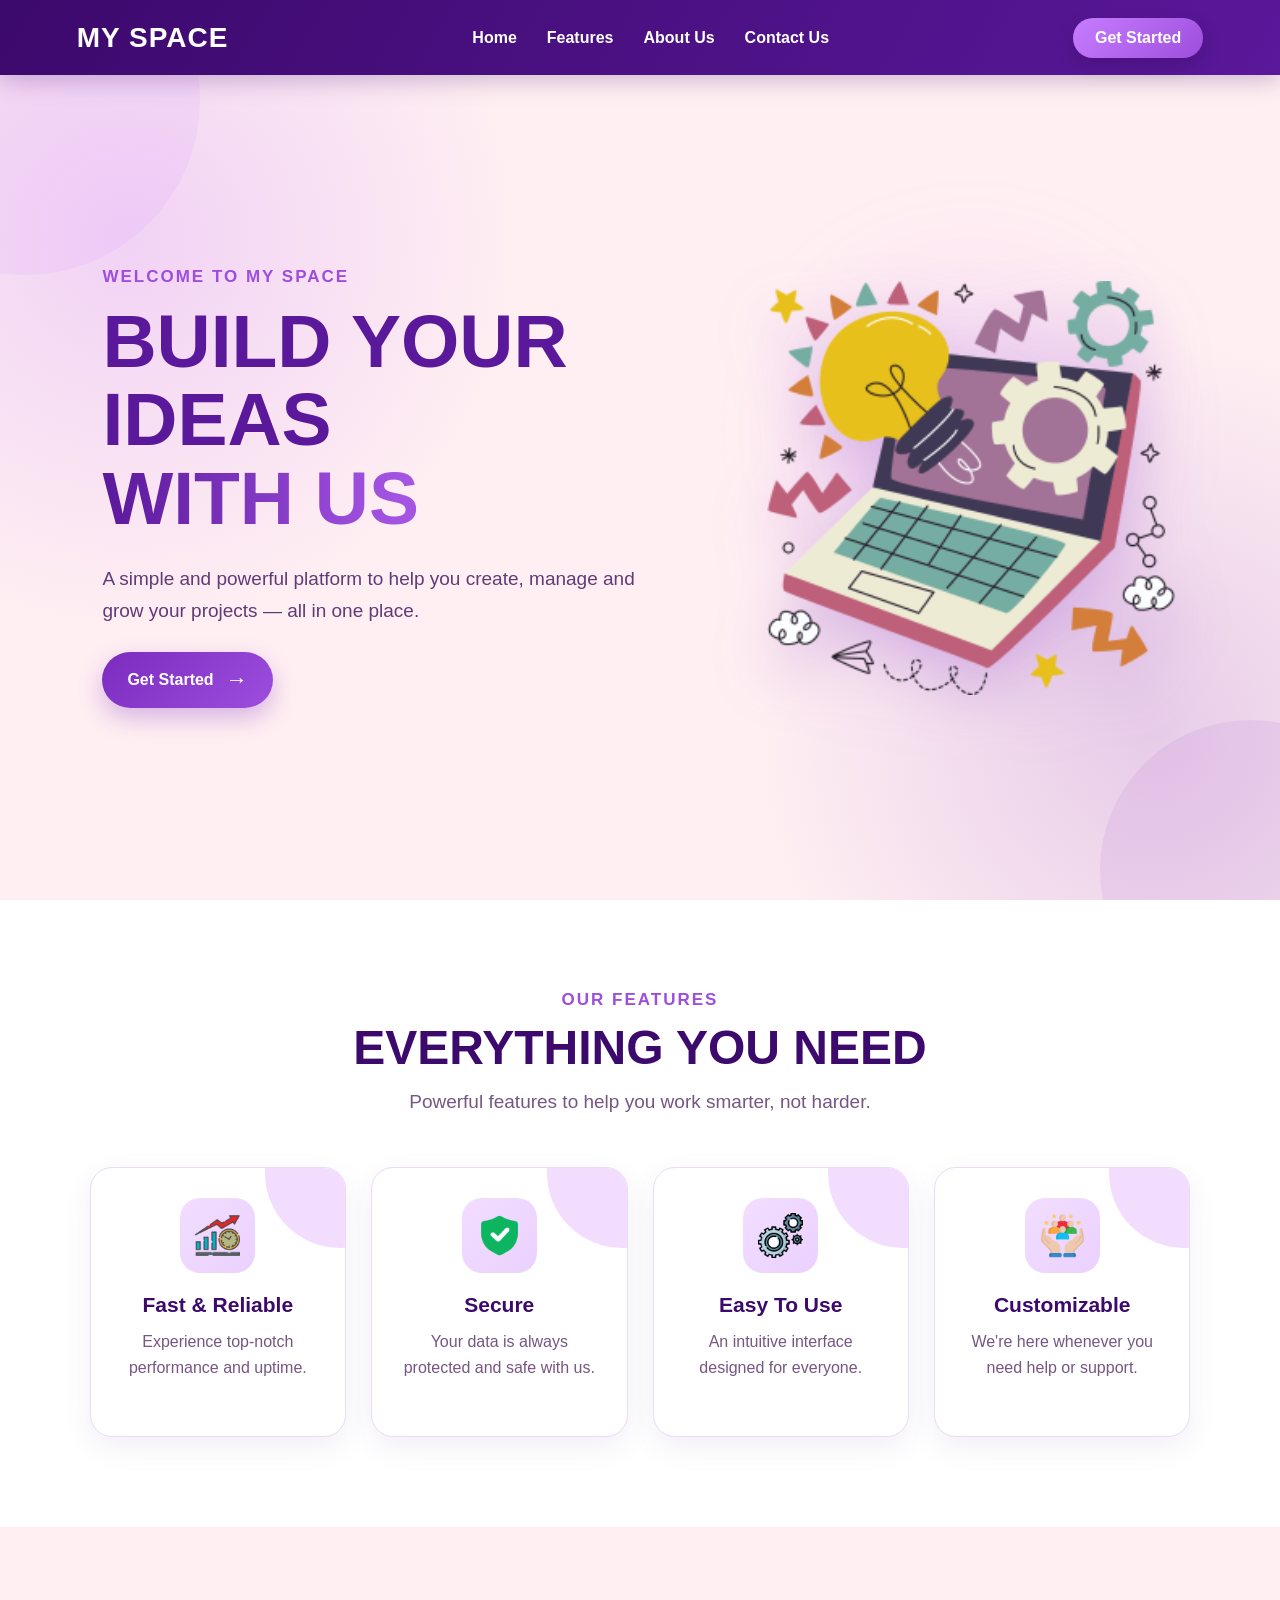
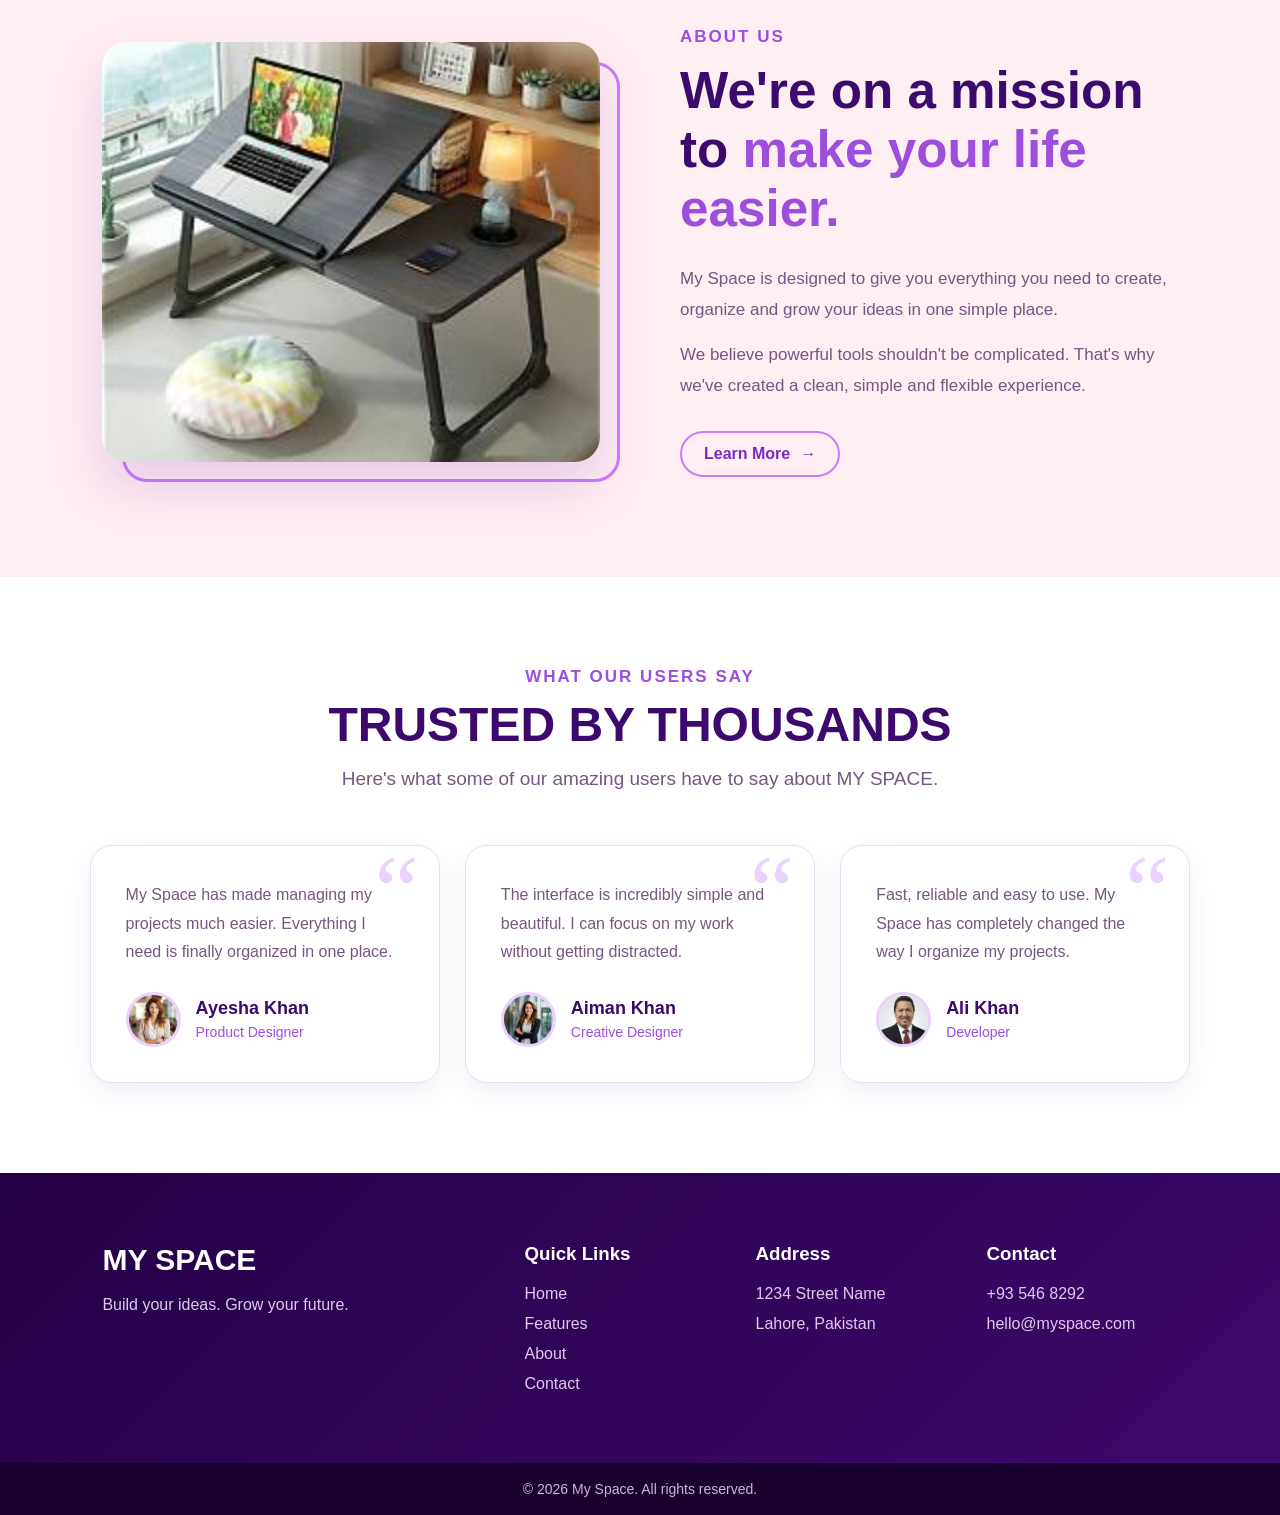
<file: WebDev-L1-LandingPage/index.html>
<!DOCTYPE html>
<html lang="en">

<head>
    <meta charset="UTF-8">
    <meta name="viewport" content="width=device-width, initial-scale=1.0">

    <title>My Space</title>

    <link rel="stylesheet" href="style.css">
</head>

<body>

    <!-- ================= NAVBAR ================= -->

    <nav class="navigation">

        <div class="logo">
            <a href="#home">MY SPACE</a>
        </div>

        <ul class="nav-links">

            <li>
                <a href="#home">Home</a>
            </li>

            <li>
                <a href="#features">Features</a>
            </li>

            <li>
                <a href="#about">About Us</a>
            </li>

            <li>
                <a href="#contact">Contact Us</a>
            </li>

        </ul>

        <a href="#contact" class="nav-button">
            Get Started
        </a>

    </nav>


    <!-- ================= HERO ================= -->

    <section class="hero" id="home">

        <div class="hero-content">

            <span class="small-title">
                WELCOME TO MY SPACE
            </span>

            <h1>
                BUILD YOUR IDEAS
                <br>
                <span>WITH US</span>
            </h1>

            <p>
                A simple and powerful platform to help you
                create, manage and grow your projects —
                all in one place.
            </p>

            <a href="#contact" class="primary-button">
                Get Started
                <span>→</span>
            </a>

        </div>


        <div class="hero-image">

            <div class="image-glow"></div>

            <img
                src="images/img1.png"
                alt="My Space"
            >

        </div>

    </section>


    <!-- ================= FEATURES ================= -->

    <section class="features" id="features">

        <div class="section-heading">

            <span class="small-title">
                OUR FEATURES
            </span>

            <h2>
                EVERYTHING YOU NEED
            </h2>

            <p>
                Powerful features to help you work smarter,
                not harder.
            </p>

        </div>


        <div class="feature-grid">


            <div class="feature-card">

                <div class="icon-box">
                    <img src="images/img2.png" alt="">
                </div>

                <h3>
                    Fast & Reliable
                </h3>

                <p>
                    Experience top-notch performance
                    and uptime.
                </p>

                <span class="card-arrow">→</span>

            </div>


            <div class="feature-card">

                <div class="icon-box">
                    <img src="images/img3.png" alt="">
                </div>

                <h3>
                    Secure
                </h3>

                <p>
                    Your data is always protected
                    and safe with us.
                </p>

                <span class="card-arrow">→</span>

            </div>


            <div class="feature-card">

                <div class="icon-box">
                    <img src="images/img4.png" alt="">
                </div>

                <h3>
                    Easy To Use
                </h3>

                <p>
                    An intuitive interface designed
                    for everyone.
                </p>

                <span class="card-arrow">→</span>

            </div>


            <div class="feature-card">

                <div class="icon-box">
                    <img src="images/img5.png" alt="">
                </div>

                <h3>
                    Customizable
                </h3>

                <p>
                    We're here whenever you need
                    help or support.
                </p>

                <span class="card-arrow">→</span>

            </div>

        </div>

    </section>


    <!-- ================= ABOUT ================= -->

    <section class="about" id="about">

        <div class="about-image">

            <div class="about-image-frame"></div>

            <img
                src="images/img7.jfif"
                alt="About My Space"
            >

        </div>


        <div class="about-content">

            <span class="small-title">
                ABOUT US
            </span>

            <h2>
                We're on a mission to
                <span>make your life easier.</span>
            </h2>

            <p>
                My Space is designed to give you everything
                you need to create, organize and grow your
                ideas in one simple place.
            </p>

            <p>
                We believe powerful tools shouldn't be
                complicated. That's why we've created a
                clean, simple and flexible experience.
            </p>

            <a href="#contact" class="outline-button">
                Learn More
                <span>→</span>
            </a>

        </div>

    </section>


    <!-- ================= TESTIMONIALS ================= -->

    <section class="testimonials">

        <div class="section-heading">

            <span class="small-title">
                WHAT OUR USERS SAY
            </span>

            <h2>
                TRUSTED BY THOUSANDS
            </h2>

            <p>
                Here's what some of our amazing users
                have to say about MY SPACE.
            </p>

        </div>


        <div class="testimonial-grid">


            <div class="testimonial-card">

                <div class="quote">
                    “
                </div>

                <p>
                    My Space has made managing my projects
                    much easier. Everything I need is finally
                    organized in one place.
                </p>

                <div class="user">

                    <img
                        src="images/img8.jfif"
                        alt="Ayesha Khan"
                    >

                    <div>
                        <h4>Ayesha Khan</h4>
                        <span>Product Designer</span>
                    </div>

                </div>

            </div>


            <div class="testimonial-card">

                <div class="quote">
                    “
                </div>

                <p>
                    The interface is incredibly simple and
                    beautiful. I can focus on my work without
                    getting distracted.
                </p>

                <div class="user">

                    <img
                        src="images/img9.jfif"
                        alt="Aiman Khan"
                    >

                    <div>
                        <h4>Aiman Khan</h4>
                        <span>Creative Designer</span>
                    </div>

                </div>

            </div>


            <div class="testimonial-card">

                <div class="quote">
                    “
                </div>

                <p>
                    Fast, reliable and easy to use. My Space
                    has completely changed the way I organize
                    my projects.
                </p>

                <div class="user">

                    <img
                        src="images/img10.jfif"
                        alt="Ali Khan"
                    >

                    <div>
                        <h4>Ali Khan</h4>
                        <span>Developer</span>
                    </div>

                </div>

            </div>

        </div>

    </section>


    <!-- ================= FOOTER ================= -->

    <footer id="contact">

        <div class="footer-brand">

            <h2>
                MY SPACE
            </h2>

            <p>
                Build your ideas.
                Grow your future.
            </p>

        </div>


        <div class="footer-column">

            <h3>Quick Links</h3>

            <a href="#home">Home</a>
            <a href="#features">Features</a>
            <a href="#about">About</a>
            <a href="#contact">Contact</a>

        </div>


        <div class="footer-column">

            <h3>Address</h3>

            <p>
                1234 Street Name
            </p>

            <p>
                Lahore, Pakistan
            </p>

        </div>


        <div class="footer-column">

            <h3>Contact</h3>

            <p>
                +93 546 8292
            </p>

            <p>
                hello@myspace.com
            </p>

        </div>

    </footer>


    <div class="copyright">

        © 2026 My Space. All rights reserved.

    </div>


</body>

</html>
</file>
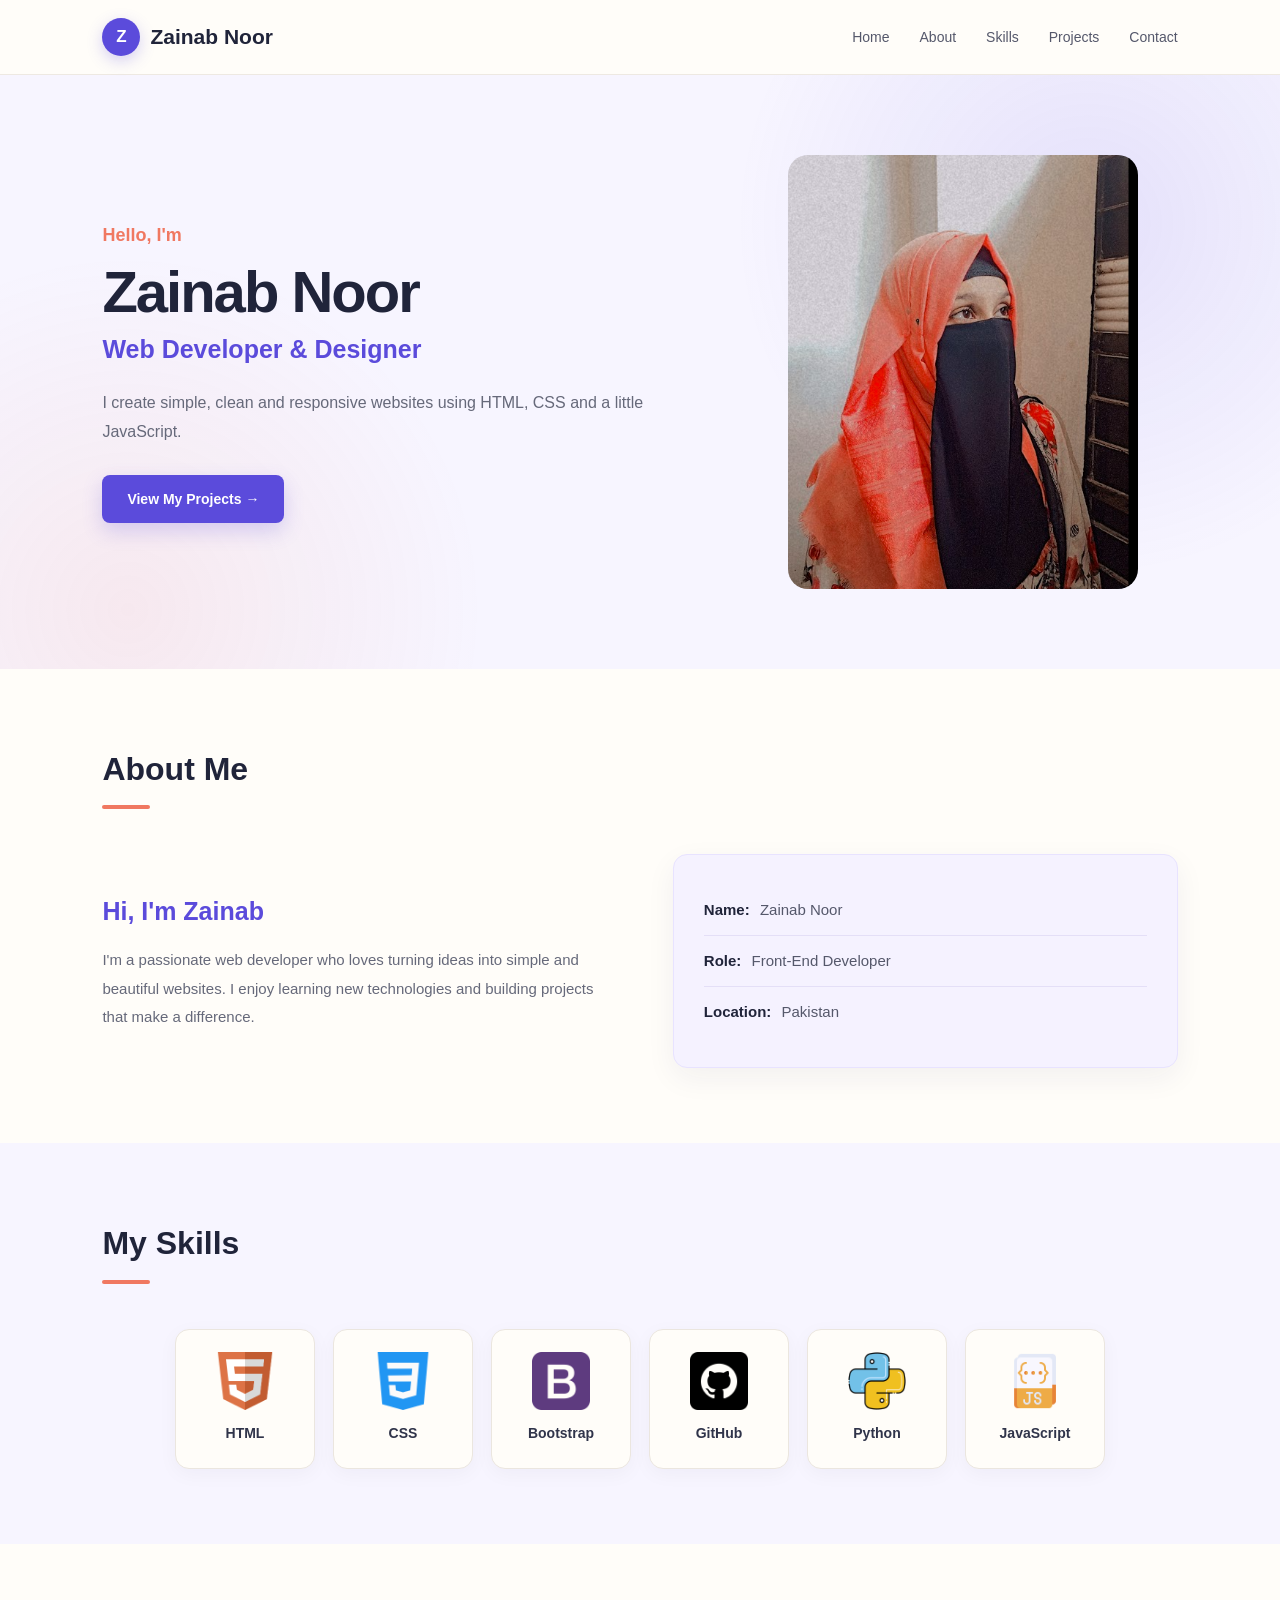
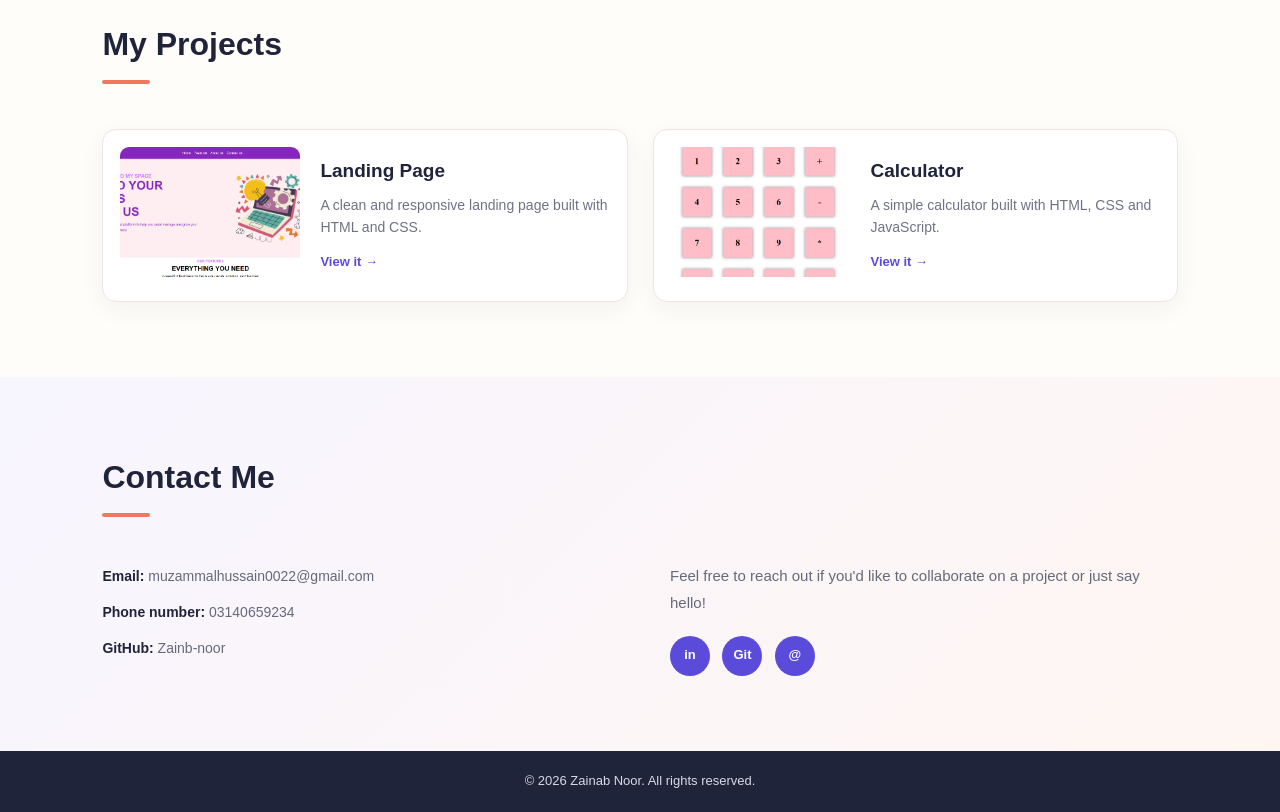
<file: WebDev-L1-PersonalPortfolio/index.html>
<!DOCTYPE html>
<html lang="en">

<head>
    <meta charset="UTF-8">
    <meta name="viewport" content="width=device-width, initial-scale=1.0">

    <title>Zainab Noor - Portfolio</title>

    <link rel="stylesheet" href="./style.css">
</head>

<body>

    <!-- =========================
         NAVBAR
    ========================== -->

    <nav>

        <div class="logo">
            <span>Z</span>
            Zainab Noor
        </div>

        <ul class="nav-list">
            <li><a href="#home">Home</a></li>
            <li><a href="#about">About</a></li>
            <li><a href="#skills">Skills</a></li>
            <li><a href="#projects">Projects</a></li>
            <li><a href="#contact">Contact</a></li>
        </ul>

    </nav>


    <!-- =========================
         HOME
    ========================== -->

    <section class="home" id="home">

        <div class="home-text">

            <h4>Hello, I'm</h4>

            <h1>Zainab Noor</h1>

            <h2>Web Developer &amp; Designer</h2>

            <p>
                I create simple, clean and responsive websites
                using HTML, CSS and a little JavaScript.
            </p>

            <a href="#projects" class="btn">
                View My Projects &rarr;
            </a>

        </div>


        <!-- YOUR IMAGE -->

        <div class="home-image">

            <img src="images/znb.png" alt="Zainab Noor">

        </div>

    </section>


    <!-- =========================
         ABOUT
    ========================== -->

    <section id="about">

        <h2 class="title">About Me</h2>

        <div class="about-box">


            <div class="about-text">

                <h3>Hi, I'm Zainab</h3>

                <p>
                    I'm a passionate web developer who loves turning
                    ideas into simple and beautiful websites. I enjoy
                    learning new technologies and building projects
                    that make a difference.
                </p>

            </div>


            <div class="about-info">

                <div class="info">

                    <p>
                        <strong>Name:</strong>
                        Zainab Noor
                    </p>

                </div>


                <div class="info">

                    <p>
                        <strong>Role:</strong>
                        Front-End Developer
                    </p>

                </div>


                <div class="info">

                    <p>
                        <strong>Location:</strong>
                        Pakistan
                    </p>

                </div>

            </div>

        </div>

    </section>


    <!-- =========================
         SKILLS
    ========================== -->

    <section class="skills-section" id="skills">

        <h2 class="title">My Skills</h2>

        <div class="skills">


            <!-- HTML -->

            <div class="skill">

                <img src="images/t4.png" alt="HTML">

                <p>HTML</p>

            </div>


            <!-- CSS -->

            <div class="skill">

                <img src="images/t6.png" alt="CSS">

                <p>CSS</p>

            </div>


            <!-- BOOTSTRAP -->

            <div class="skill">

                <img src="images/t7.png" alt="Bootstrap">

                <p>Bootstrap</p>

            </div>


            <!-- GITHUB -->

            <div class="skill">

                <img src="images/t8.png" alt="GitHub">

                <p>GitHub</p>

            </div>


            <!-- PYTHON -->

            <div class="skill">

                <img src="images/t9.png" alt="Python">

                <p>Python</p>

            </div>


            <!-- JAVASCRIPT -->

            <div class="skill">

                <img src="images/t10.png" alt="JavaScript">

                <p>JavaScript</p>

            </div>

        </div>

    </section>


    <!-- =========================
         PROJECTS
    ========================== -->

    <section id="projects">

        <h2 class="title">My Projects</h2>

        <div class="project-list">


            <!-- PROJECT 1 -->

            <div class="project">

                <a href="https://Zainb-noor.github.io/OIBSIP/WebDev-L1-LandingPage/">

                    <img
                        src="images/landing.png"
                        alt="Landing Page Project"
                    >

                </a>


                <div>

                    <h3>Landing Page</h3>

                    <p>
                        A clean and responsive landing page
                        built with HTML and CSS.
                    </p>

                    <a href="https://Zainb-noor.github.io/OIBSIP/WebDev-L1-LandingPage/">
                        View it &rarr;
                    </a>

                </div>

            </div>


            <!-- PROJECT 2 -->

            <div class="project">

                <a href="images/calculator.html">

                    <img
                        src="images/calucator.png"
                        alt="Calculator Project"
                    >

                </a>


                <div>

                    <h3>Calculator</h3>

                    <p>
                        A simple calculator built with
                        HTML, CSS and JavaScript.
                    </p>

                    <a href="images/calculator.html">
                        View it &rarr;
                    </a>

                </div>

            </div>

        </div>

    </section>


    <!-- =========================
         CONTACT
    ========================== -->

    <section class="contact-section" id="contact">

        <h2 class="title">Contact Me</h2>

        <div class="contact-box">


            <!-- CONTACT INFORMATION -->

            <div class="contact-info">

                <p>

                    <strong>Email:</strong>

                    muzammalhussain0022@gmail.com

                </p>


                <p>

                    <strong>Phone number:</strong>

                    03140659234

                </p>
               <p>

                    <strong>GitHub:</strong>

                    Zainb-noor

                </p>

            </div>


            <!-- CONTACT MESSAGE -->

            <div class="contact-text">

                <p>
                    Feel free to reach out if you'd like to
                    collaborate on a project or just say hello!
                </p>


                <div class="social">

                    <a href="https://www.linkedin.com/in/Zainab Noor" aria-label="LinkedIn">
                        in
                    </a>

                    <a href="https://github.com/Zainb-noor" aria-label="GitHub" target="_blank">
                        Git
                    </a>

                    <a href="mailto:muzammalhussain@gmail.com" aria-label="Email">
                        @
                    </a>

                </div>

            </div>

        </div>

    </section>


    <!-- =========================
            FOOTER
    ========================== -->

    <footer>

        &copy; 2026 Zainab Noor. All rights reserved.

    </footer>


</body>

</html>
</file>
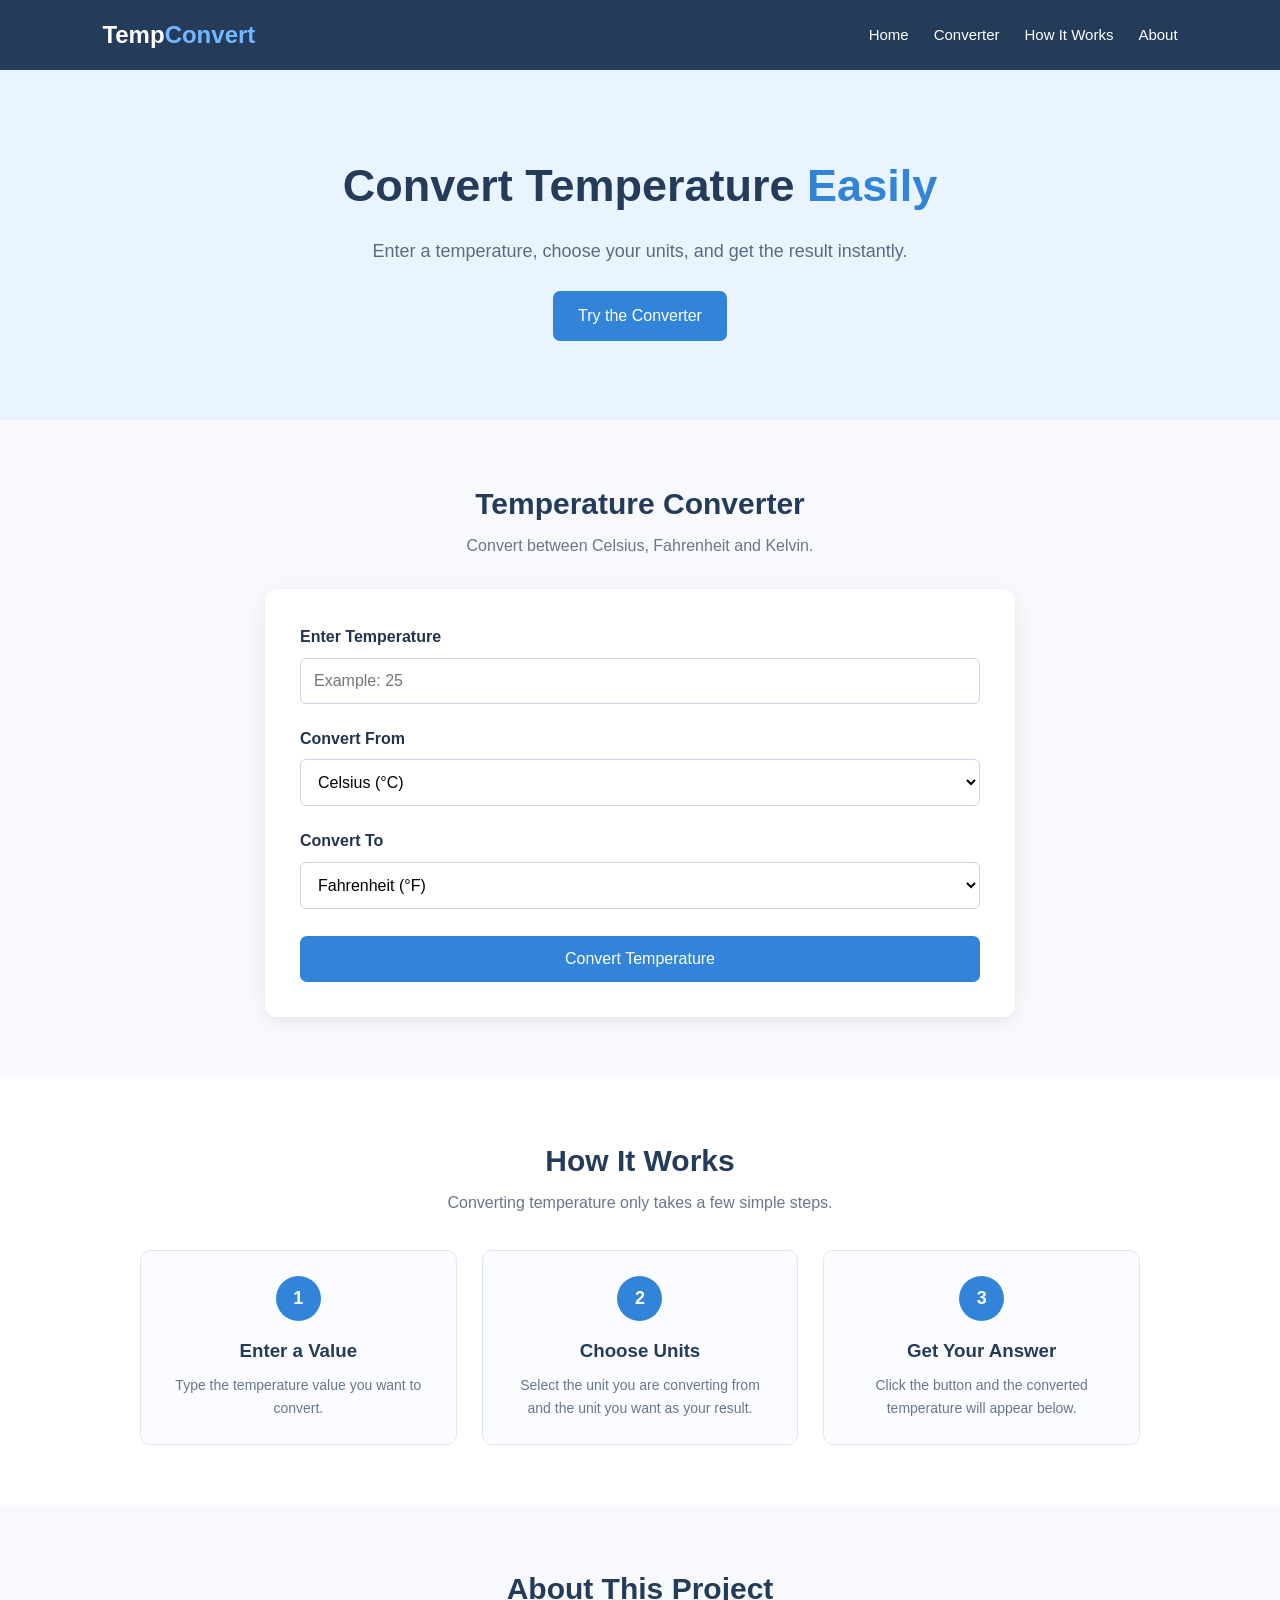
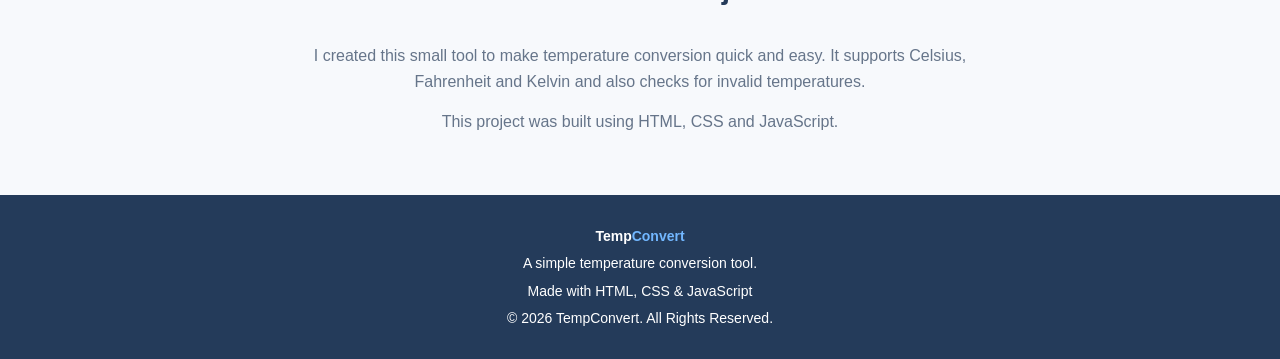
<file: WebDev-L1-TemperatureConverter/index.html>
<!DOCTYPE html>
<html lang="en">

<head>

    <meta charset="UTF-8">

    <meta name="viewport" content="width=device-width, initial-scale=1.0">

    <title>Temperature Converter</title>

    <!-- External CSS -->
    <link rel="stylesheet" href="style.css">

</head>

<body>


    <!-- NAVIGATION -->

    <nav>

        <div class="logo">
            Temp<span>Convert</span>
        </div>

        <ul>

            <li>
                <a href="#home">Home</a>
            </li>

            <li>
                <a href="#converter">Converter</a>
            </li>

            <li>
                <a href="#how">How It Works</a>
            </li>

            <li>
                <a href="#about">About</a>
            </li>

        </ul>

    </nav>


    <!-- HERO SECTION -->

    <section class="hero" id="home">

        <div class="hero-content">

            <h1>
                Convert Temperature <span>Easily</span>
            </h1>

            <p>
                Enter a temperature, choose your units,
                and get the result instantly.
            </p>

            <a href="#converter" class="hero-button">
                Try the Converter
            </a>

        </div>

    </section>


    <!-- CONVERTER SECTION -->

    <section class="converter-section" id="converter">

        <div class="section-title">

            <h2>Temperature Converter</h2>

            <p>
                Convert between Celsius, Fahrenheit and Kelvin.
            </p>

        </div>


        <div class="converter-box">


            <!-- TEMPERATURE INPUT -->

            <div class="form-group">

                <label for="temperature">
                    Enter Temperature
                </label>

                <input
                    type="number"
                    id="temperature"
                    placeholder="Example: 25"
                    step="any"
                >

            </div>


            <!-- FROM UNIT -->

            <div class="form-group">

                <label for="fromUnit">
                    Convert From
                </label>

                <select id="fromUnit">

                    <option value="celsius">
                        Celsius (°C)
                    </option>

                    <option value="fahrenheit">
                        Fahrenheit (°F)
                    </option>

                    <option value="kelvin">
                        Kelvin (K)
                    </option>

                </select>

            </div>


            <!-- TO UNIT -->

            <div class="form-group">

                <label for="toUnit">
                    Convert To
                </label>

                <select id="toUnit">

                    <option value="fahrenheit">
                        Fahrenheit (°F)
                    </option>

                    <option value="celsius">
                        Celsius (°C)
                    </option>

                    <option value="kelvin">
                        Kelvin (K)
                    </option>

                </select>

            </div>


            <!-- ERROR MESSAGE -->

            <div
                class="error-message"
                id="error">
            </div>


            <!-- CONVERT BUTTON -->

            <button
                class="convert-button"
                id="convertButton"
                type="button">

                Convert Temperature

            </button>


            <!-- RESULT -->

            <div
                class="result-box"
                id="resultBox">

                <h3>
                    Your Result
                </h3>

                <div id="result">
                    --
                </div>

            </div>

        </div>

    </section>


    <!-- HOW IT WORKS -->

    <section
        class="how-section"
        id="how">

        <div class="section-title">

            <h2>
                How It Works
            </h2>

            <p>
                Converting temperature only takes
                a few simple steps.
            </p>

        </div>


        <div class="steps">


            <!-- STEP 1 -->

            <div class="step">

                <div class="step-number">
                    1
                </div>

                <h3>
                    Enter a Value
                </h3>

                <p>
                    Type the temperature value
                    you want to convert.
                </p>

            </div>


            <!-- STEP 2 -->

            <div class="step">

                <div class="step-number">
                    2
                </div>

                <h3>
                    Choose Units
                </h3>

                <p>
                    Select the unit you are converting
                    from and the unit you want as your result.
                </p>

            </div>


            <!-- STEP 3 -->

            <div class="step">

                <div class="step-number">
                    3
                </div>

                <h3>
                    Get Your Answer
                </h3>

                <p>
                    Click the button and the converted
                    temperature will appear below.
                </p>

            </div>

        </div>

    </section>


    <!-- ABOUT SECTION -->

    <section
        class="about"
        id="about">

        <div class="about-content">

            <div class="section-title">

                <h2>
                    About This Project
                </h2>

            </div>

            <p>
                I created this small tool to make
                temperature conversion quick and easy.
                It supports Celsius, Fahrenheit and Kelvin
                and also checks for invalid temperatures.
            </p>

            <p>
                This project was built using HTML,
                CSS and JavaScript.
            </p>

        </div>

    </section>


    <!-- FOOTER -->

    <footer>

        <p>
            <strong>
                Temp<span>Convert</span>
            </strong>
        </p>

        <p>
            A simple temperature conversion tool.
        </p>

        <p>
            Made with HTML, CSS & JavaScript
        </p>

        <p>
            © 2026 TempConvert. All Rights Reserved.
        </p>

    </footer>


    <!-- External JavaScript -->
    <script src="script.js"></script>

</body>

</html>
</file>
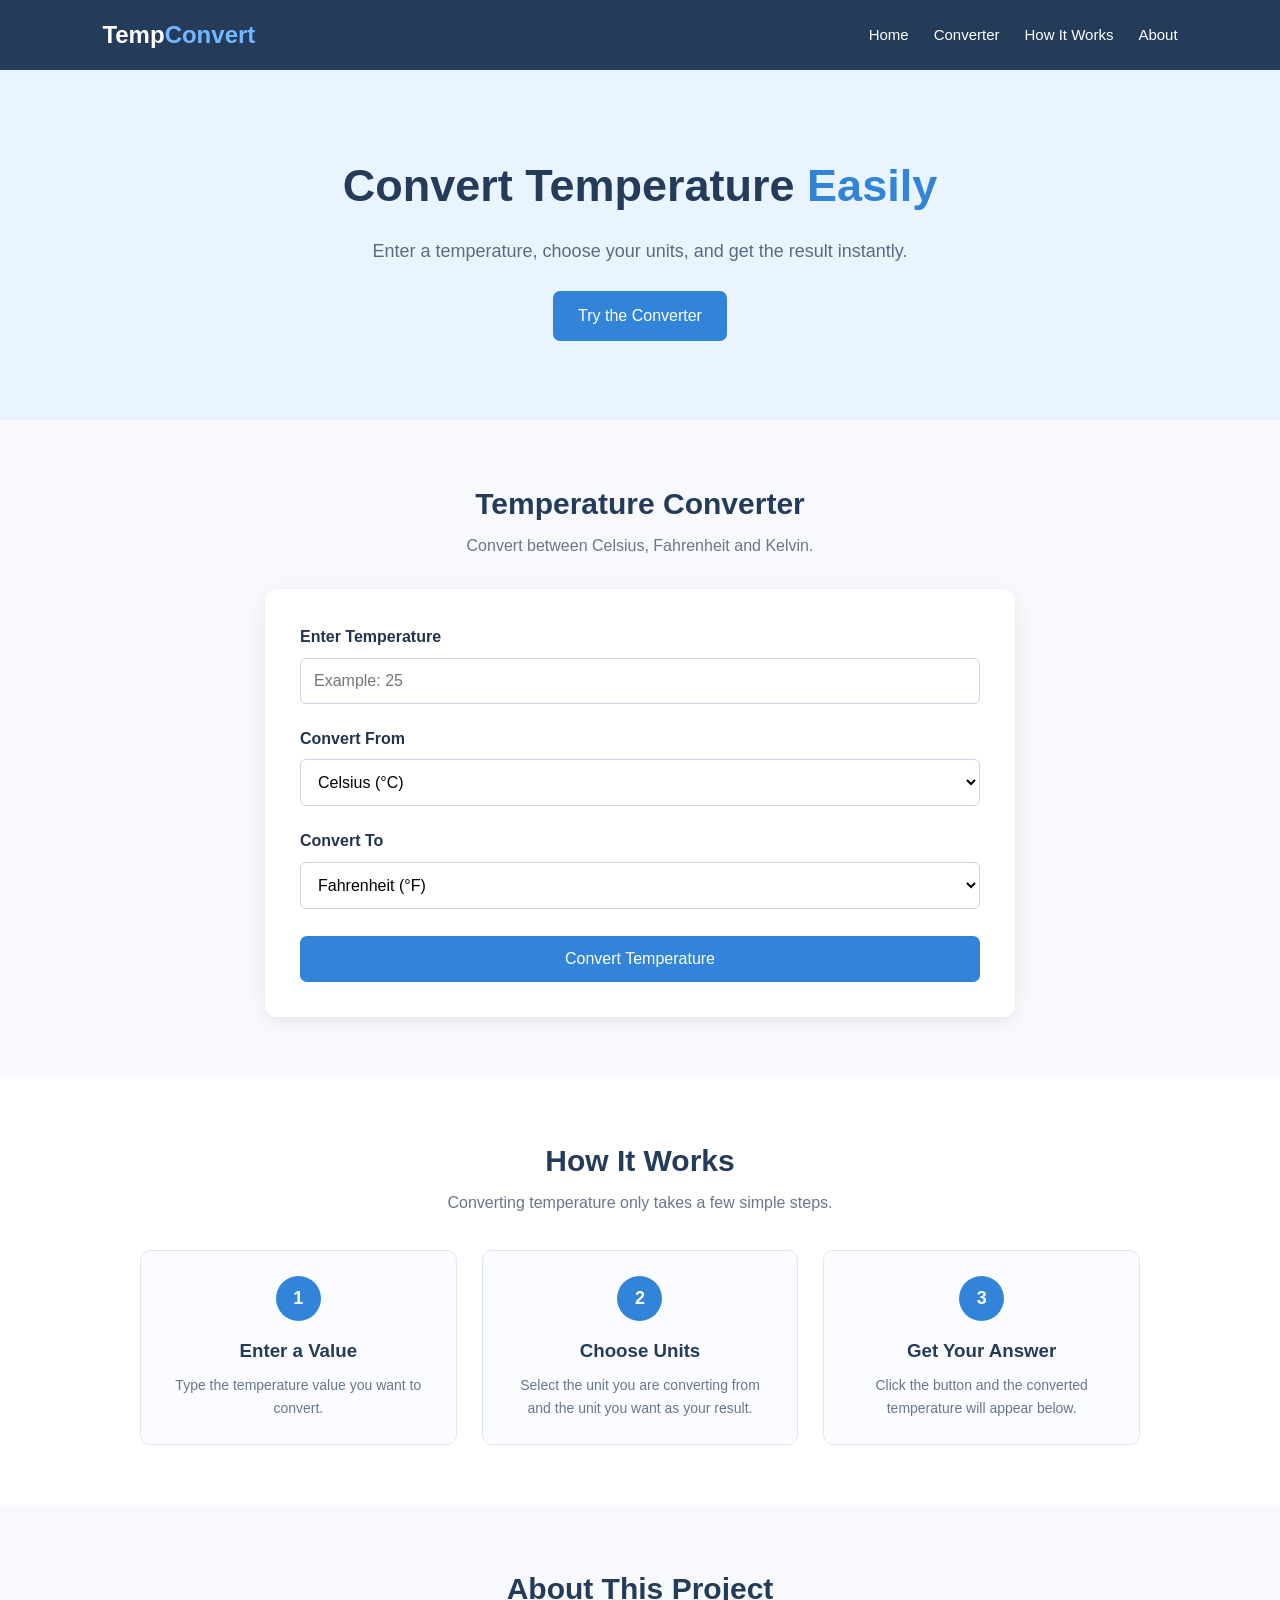
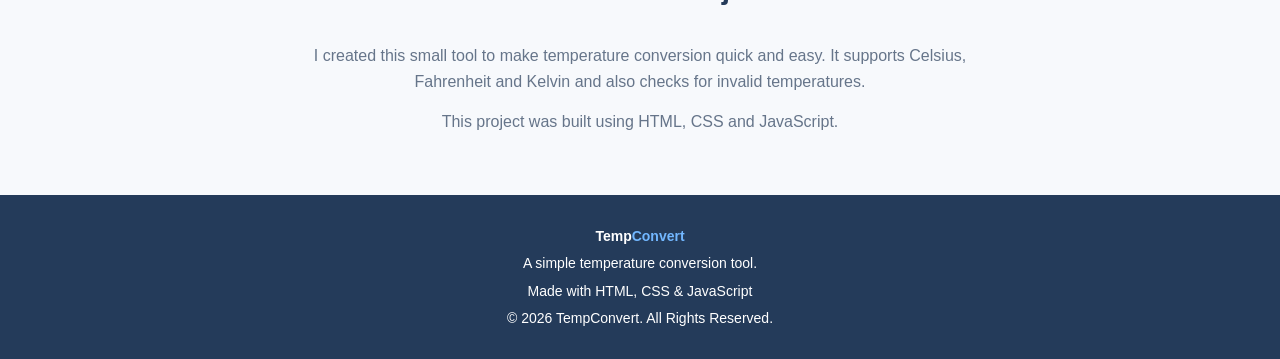
<file: WebDev-L1-TemperatureConverter/task3.html>
<!DOCTYPE html>
<html lang="en">

<head>

    <meta charset="UTF-8">

    <meta name="viewport" content="width=device-width, initial-scale=1.0">

    <title>Temperature Converter</title>

    <!-- External CSS -->
    <link rel="stylesheet" href="task3.css">

</head>

<body>


    <!-- NAVIGATION -->

    <nav>

        <div class="logo">
            Temp<span>Convert</span>
        </div>

        <ul>

            <li>
                <a href="#home">Home</a>
            </li>

            <li>
                <a href="#converter">Converter</a>
            </li>

            <li>
                <a href="#how">How It Works</a>
            </li>

            <li>
                <a href="#about">About</a>
            </li>

        </ul>

    </nav>


    <!-- HERO SECTION -->

    <section class="hero" id="home">

        <div class="hero-content">

            <h1>
                Convert Temperature <span>Easily</span>
            </h1>

            <p>
                Enter a temperature, choose your units,
                and get the result instantly.
            </p>

            <a href="#converter" class="hero-button">
                Try the Converter
            </a>

        </div>

    </section>


    <!-- CONVERTER SECTION -->

    <section class="converter-section" id="converter">

        <div class="section-title">

            <h2>Temperature Converter</h2>

            <p>
                Convert between Celsius, Fahrenheit and Kelvin.
            </p>

        </div>


        <div class="converter-box">


            <!-- TEMPERATURE INPUT -->

            <div class="form-group">

                <label for="temperature">
                    Enter Temperature
                </label>

                <input
                    type="number"
                    id="temperature"
                    placeholder="Example: 25"
                    step="any"
                >

            </div>


            <!-- FROM UNIT -->

            <div class="form-group">

                <label for="fromUnit">
                    Convert From
                </label>

                <select id="fromUnit">

                    <option value="celsius">
                        Celsius (°C)
                    </option>

                    <option value="fahrenheit">
                        Fahrenheit (°F)
                    </option>

                    <option value="kelvin">
                        Kelvin (K)
                    </option>

                </select>

            </div>


            <!-- TO UNIT -->

            <div class="form-group">

                <label for="toUnit">
                    Convert To
                </label>

                <select id="toUnit">

                    <option value="fahrenheit">
                        Fahrenheit (°F)
                    </option>

                    <option value="celsius">
                        Celsius (°C)
                    </option>

                    <option value="kelvin">
                        Kelvin (K)
                    </option>

                </select>

            </div>


            <!-- ERROR MESSAGE -->

            <div
                class="error-message"
                id="error">
            </div>


            <!-- CONVERT BUTTON -->

            <button
                class="convert-button"
                id="convertButton"
                type="button">

                Convert Temperature

            </button>


            <!-- RESULT -->

            <div
                class="result-box"
                id="resultBox">

                <h3>
                    Your Result
                </h3>

                <div id="result">
                    --
                </div>

            </div>

        </div>

    </section>


    <!-- HOW IT WORKS -->

    <section
        class="how-section"
        id="how">

        <div class="section-title">

            <h2>
                How It Works
            </h2>

            <p>
                Converting temperature only takes
                a few simple steps.
            </p>

        </div>


        <div class="steps">


            <!-- STEP 1 -->

            <div class="step">

                <div class="step-number">
                    1
                </div>

                <h3>
                    Enter a Value
                </h3>

                <p>
                    Type the temperature value
                    you want to convert.
                </p>

            </div>


            <!-- STEP 2 -->

            <div class="step">

                <div class="step-number">
                    2
                </div>

                <h3>
                    Choose Units
                </h3>

                <p>
                    Select the unit you are converting
                    from and the unit you want as your result.
                </p>

            </div>


            <!-- STEP 3 -->

            <div class="step">

                <div class="step-number">
                    3
                </div>

                <h3>
                    Get Your Answer
                </h3>

                <p>
                    Click the button and the converted
                    temperature will appear below.
                </p>

            </div>

        </div>

    </section>


    <!-- ABOUT SECTION -->

    <section
        class="about"
        id="about">

        <div class="about-content">

            <div class="section-title">

                <h2>
                    About This Project
                </h2>

            </div>

            <p>
                I created this small tool to make
                temperature conversion quick and easy.
                It supports Celsius, Fahrenheit and Kelvin
                and also checks for invalid temperatures.
            </p>

            <p>
                This project was built using HTML,
                CSS and JavaScript.
            </p>

        </div>

    </section>


    <!-- FOOTER -->

    <footer>

        <p>
            <strong>
                Temp<span>Convert</span>
            </strong>
        </p>

        <p>
            A simple temperature conversion tool.
        </p>

        <p>
            Made with HTML, CSS & JavaScript
        </p>

        <p>
            © 2026 TempConvert. All Rights Reserved.
        </p>

    </footer>


    <!-- External JavaScript -->
    <script src="task3.js"></script>

</body>

</html>
</file>
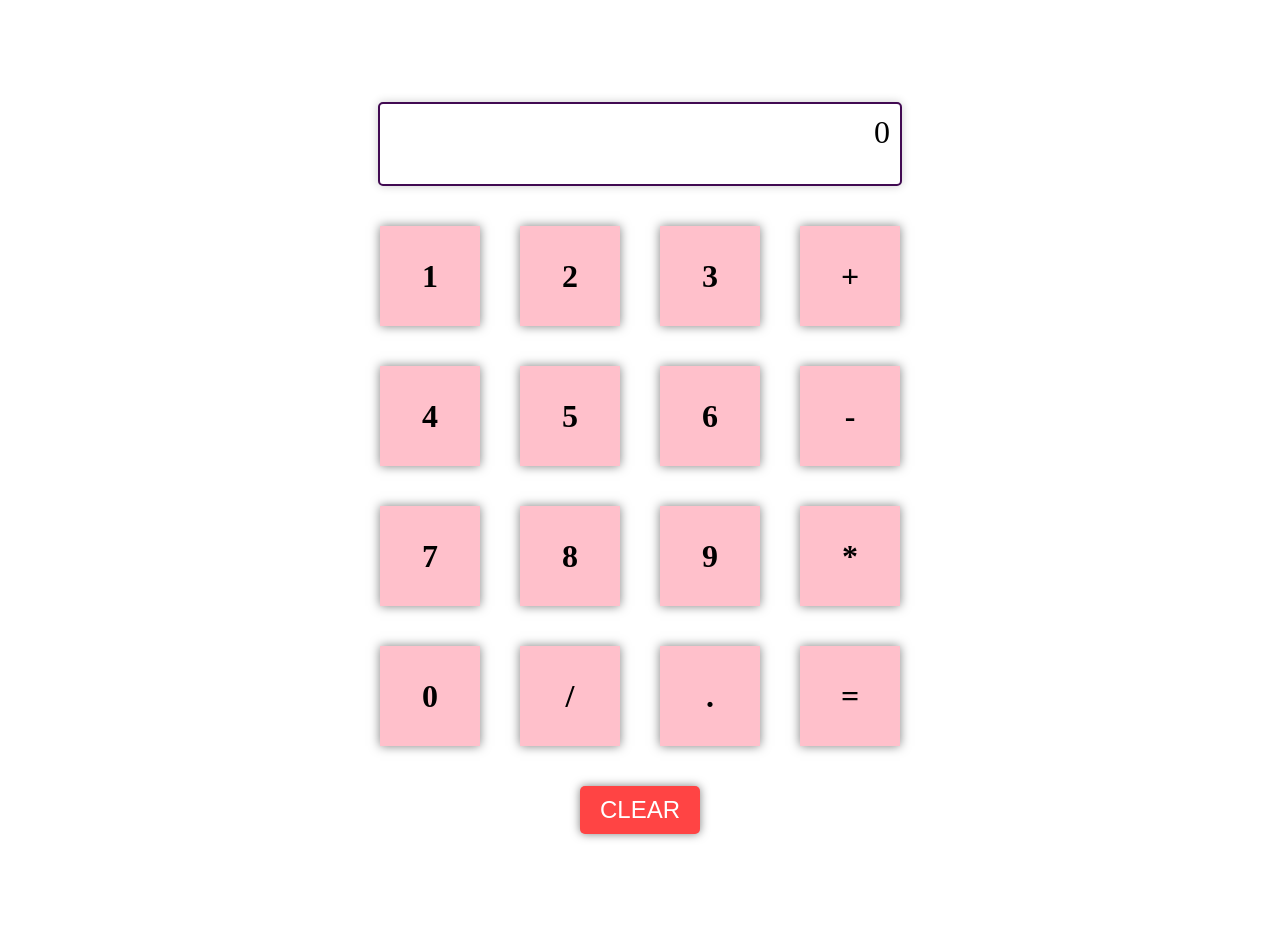
<file: WebDev-L1-PersonalPortfolio/images/calculator.html>
<!DOCTYPE html>
<html lang="en">
<head>
    <meta charset="UTF-8">
    <meta name="viewport" content="width=device-width, initial-scale=1.0">
    <title>Calculator</title>
    <style>
        .main{
            display: flex;
            flex-direction: column;
            height: 100vh;
            justify-content: center;
            align-items: center;
            text-align: center;
            margin-bottom: 20px;
        }
        button{
            font-size: 24px;
            padding: 10px 20px;
            background-color: rgb(65, 10, 82);
            border: none;
            cursor: pointer;
            transition: background-color 0.3s ease-in-out;
            color: white;
            border-radius: 5px;
            margin-top: 20px;
            box-shadow: 0px 0px 10px rgba(0,0,0,0.5);
        }
        button:hover{
            background-color: rgb(193, 29, 235);
        }
        .div{
            width: 100px;
            height: 100px;
            background-color: pink;
            margin: 20px;
            box-shadow: 0px 0px 10px rgba(0,0,0,0.5);
            transition: transform 0.3s ease-in-out;
            display: flex;
            justify-content: center;
            align-items: center;
            font-size: xx-large;
            font-weight: bolder;
            cursor: pointer;
        }
        .div:hover {
            transform: scale(1.1);
        }
        .one, .two, .three, .four{
            display: flex;
            flex-direction: row;
            align-items: center;
            justify-content: center;
            flex-wrap: wrap;
        }
        #display {
            width: 80%;
            max-width: 500px;
            height: 60px;
            background-color: #fff;
            margin: 20px;
            font-size: 32px;
            text-align: right;
            padding: 10px;
            border: 2px solid rgb(65, 10, 82);
            border-radius: 5px;
            box-shadow: 0px 0px 10px rgba(0,0,0,0.2);
        }
        .clear-btn {
            background-color: #ff4444;
        }
        .clear-btn:hover {
            background-color: #ff6666;
        }
    </style>
</head>
<body>
<div class="main">
    <div id="display">0</div>
    <div class="one">
        <div class="div" data-value="1">1</div>
        <div class="div" data-value="2">2</div>
        <div class="div" data-value="3">3</div>
        <div class="div" data-value="+">+</div>
    </div>
    <div class="two">
        <div class="div" data-value="4">4</div>
        <div class="div" data-value="5">5</div>
        <div class="div" data-value="6">6</div>
        <div class="div" data-value="-">-</div>
    </div>
    <div class="three">
        <div class="div" data-value="7">7</div>
        <div class="div" data-value="8">8</div>
        <div class="div" data-value="9">9</div>
        <div class="div" data-value="*">*</div>
    </div>
    <div class="four">
        <div class="div" data-value="0">0</div>
        <div class="div" data-value="/">/</div>
        <div class="div" data-value=".">.</div>
        <div class="div" data-value="=">=</div>
    </div>
    <div class="btn">
        <button class="clear-btn">CLEAR</button>
    </div>
</div>
<script>
    const display = document.getElementById('display');
    const buttons = document.querySelectorAll('.div');
    const clearBtn = document.querySelector('.clear-btn');
    
    let currentInput = '';
    let firstOperand = null;
    let operator = null;
    let waitingForSecondOperand = false;

    function updateDisplay() {
        display.textContent = currentInput || '0';
    }

    function inputDigit(digit) {
        if (waitingForSecondOperand) {
            currentInput = digit;
            waitingForSecondOperand = false;
        } else {
            currentInput = currentInput === '0' ? digit : currentInput + digit;
        }
    }

    function inputDecimal() {
        if (waitingForSecondOperand) {
            currentInput = '0.';
            waitingForSecondOperand = false;
            return;
        }
        if (!currentInput.includes('.')) {
            currentInput += '.';
        }
    }

    function handleOperator(nextOperator) {
        const inputValue = parseFloat(currentInput);

        if (operator && waitingForSecondOperand) {
            operator = nextOperator;
            return;
        }

        if (firstOperand === null && !isNaN(inputValue)) {
            firstOperand = inputValue;
        } else if (operator) {
            const result = calculate(firstOperand, inputValue, operator);
            currentInput = `${parseFloat(result.toFixed(7))}`;
            firstOperand = result;
        }

        waitingForSecondOperand = true;
        operator = nextOperator;
    }

    function calculate(first, second, op) {
        switch (op) {
            case '+': return first + second;
            case '-': return first - second;
            case '*': return first * second;
            case '/': return second !== 0 ? first / second : 'Error';
            default: return second;
        }
    }

    buttons.forEach(button => {
        button.addEventListener('click', () => {
            const value = button.getAttribute('data-value');
            
            if ('0123456789'.includes(value)) {
                inputDigit(value);
                updateDisplay();
            } else if (value === '.') {
                inputDecimal();
                updateDisplay();
            } else if ('+-*/'.includes(value)) {
                handleOperator(value);
                updateDisplay();
            } else if (value === '=') {
                if (operator && !waitingForSecondOperand) {
                    const secondOperand = parseFloat(currentInput);
                    const result = calculate(firstOperand, secondOperand, operator);
                    currentInput = `${parseFloat(result.toFixed(7))}`;
                    firstOperand = null;
                    operator = null;
                    waitingForSecondOperand = false;
                    updateDisplay();
                }
            }
        });
    });

    clearBtn.addEventListener('click', () => {
        currentInput = '0';
        firstOperand = null;
        operator = null;
        waitingForSecondOperand = false;
        updateDisplay();
    });
</script>
</body>
</html>
</file>
<file: WebDev-L1-LandingPage/style.css>
/* =========================================================
   MY SPACE
   COMPLETE ANIMATED CSS
   ========================================================= */


/* ================= GLOBAL ================= */

* {
    margin: 0;
    padding: 0;
    box-sizing: border-box;
}

html {
    scroll-behavior: smooth;
}

body {
    font-family: Arial, Helvetica, sans-serif;
    color: #24113a;
    background: #ffffff;
    overflow-x: hidden;
}

a {
    text-decoration: none;
}

img {
    max-width: 100%;
    display: block;
}

::selection {
    background: #7b2cbf;
    color: white;
}


/* ================= NAVBAR ================= */

.navigation {
    position: sticky;
    top: 0;
    z-index: 999;

    min-height: 75px;

    display: flex;
    align-items: center;
    justify-content: space-between;

    padding: 12px 6%;

    background: linear-gradient(
        120deg,
        #3c096c,
        #5a189a,
        #7b2cbf,
        #9d4edd
    );

    background-size: 300% 300%;

    animation: navGradient 8s ease infinite;

    box-shadow:
        0 5px 25px rgba(60, 9, 108, 0.25);
}

@keyframes navGradient {

    0% {
        background-position: 0% 50%;
    }

    50% {
        background-position: 100% 50%;
    }

    100% {
        background-position: 0% 50%;
    }
}


/* LOGO */

.logo a {
    color: white;

    font-size: 28px;
    font-weight: 900;
    letter-spacing: 1px;

    transition: 0.3s ease;
}

.logo a:hover {
    color: #e0aaff;

    text-shadow:
        0 0 15px rgba(224, 170, 255, 0.7);
}


/* NAV LINKS */

.nav-links {
    display: flex;

    align-items: center;

    gap: 30px;

    list-style: none;
}

.nav-links a {
    position: relative;

    color: white;

    font-size: 16px;
    font-weight: 600;

    transition: 0.3s ease;
}

.nav-links a::after {
    content: "";

    position: absolute;

    left: 50%;
    bottom: -8px;

    width: 0;
    height: 3px;

    border-radius: 10px;

    background: #e0aaff;

    transform: translateX(-50%);

    transition: 0.3s ease;
}

.nav-links a:hover {
    color: #e0aaff;

    transform: translateY(-2px);
}

.nav-links a:hover::after {
    width: 100%;
}


/* NAV BUTTON */

.nav-button {
    padding: 11px 22px;

    color: white;

    background: linear-gradient(
        135deg,
        #c77dff,
        #9d4edd
    );

    border-radius: 30px;

    font-weight: bold;

    box-shadow:
        0 8px 20px rgba(0,0,0,0.15);

    transition:
        transform 0.3s ease,
        box-shadow 0.3s ease;
}

.nav-button:hover {
    transform: translateY(-4px) scale(1.04);

    box-shadow:
        0 12px 30px rgba(0,0,0,0.25);
}


/* ================= HERO ================= */

.hero {
    position: relative;

    min-height: calc(100vh - 75px);

    display: flex;

    align-items: center;
    justify-content: space-between;

    gap: 50px;

    padding: 80px 8%;

    overflow: hidden;

    background:
        radial-gradient(
            circle at 10% 20%,
            rgba(199,125,255,0.25),
            transparent 30%
        ),
        radial-gradient(
            circle at 90% 80%,
            rgba(123,44,191,0.18),
            transparent 30%
        ),
        #ffeff2;
}


/* BACKGROUND CIRCLES */

.hero::before {
    content: "";

    position: absolute;

    width: 350px;
    height: 350px;

    border-radius: 50%;

    background: rgba(199,125,255,0.1);

    top: -150px;
    left: -150px;

    animation: floatingCircle 8s ease-in-out infinite;
}

.hero::after {
    content: "";

    position: absolute;

    width: 300px;
    height: 300px;

    border-radius: 50%;

    background: rgba(123,44,191,0.08);

    right: -120px;
    bottom: -120px;

    animation: floatingCircle 10s ease-in-out infinite reverse;
}

@keyframes floatingCircle {

    0%,
    100% {
        transform: translateY(0) scale(1);
    }

    50% {
        transform: translateY(-30px) scale(1.1);
    }
}


/* HERO CONTENT */

.hero-content {
    position: relative;
    z-index: 2;

    max-width: 650px;

    animation: heroLeft 1s ease both;
}

@keyframes heroLeft {

    from {
        opacity: 0;
        transform: translateX(-70px);
    }

    to {
        opacity: 1;
        transform: translateX(0);
    }
}


.small-title {
    display: inline-block;

    color: #9d4edd;

    font-size: 17px;
    font-weight: 800;

    letter-spacing: 2px;

    margin-bottom: 15px;
}


.hero h1 {
    font-size: clamp(45px, 6vw, 75px);

    line-height: 1.05;

    font-weight: 900;

    color: #5a189a;
}

.hero h1 span {
    background: linear-gradient(
        90deg,
        #5a189a,
        #9d4edd,
        #c77dff,
        #7b2cbf
    );

    background-size: 250% auto;

    -webkit-background-clip: text;
    background-clip: text;

    -webkit-text-fill-color: transparent;

    animation: textGradient 4s linear infinite;
}

@keyframes textGradient {

    to {
        background-position: 250% center;
    }
}


.hero-content p {
    max-width: 570px;

    margin: 25px 0;

    color: #603b78;

    font-size: 19px;

    line-height: 1.7;
}


/* PRIMARY BUTTON */

.primary-button {
    position: relative;

    display: inline-flex;

    align-items: center;

    gap: 12px;

    padding: 15px 25px;

    color: white;

    background: linear-gradient(
        135deg,
        #7b2cbf,
        #9d4edd
    );

    border-radius: 30px;

    font-weight: bold;

    overflow: hidden;

    box-shadow:
        0 10px 25px rgba(123,44,191,0.3);

    transition:
        transform 0.3s ease,
        box-shadow 0.3s ease;
}

.primary-button::before {
    content: "";

    position: absolute;

    top: 0;
    left: -120%;

    width: 80%;
    height: 100%;

    background: rgba(255,255,255,0.35);

    transform: skewX(-25deg);

    transition: 0.6s ease;
}

.primary-button:hover::before {
    left: 130%;
}

.primary-button:hover {
    transform: translateY(-5px);

    box-shadow:
        0 15px 35px rgba(123,44,191,0.4);
}

.primary-button span {
    font-size: 22px;

    transition: 0.3s ease;
}

.primary-button:hover span {
    transform: translateX(5px);
}


/* HERO IMAGE */

.hero-image {
    position: relative;
    z-index: 2;

    width: 45%;

    display: flex;
    justify-content: center;

    animation: heroRight 1.2s ease both;
}

@keyframes heroRight {

    from {
        opacity: 0;
        transform: translateX(70px) scale(0.8);
    }

    to {
        opacity: 1;
        transform: translateX(0) scale(1);
    }
}

.hero-image img {
    position: relative;
    z-index: 2;

    width: 100%;
    max-width: 470px;

    filter:
        drop-shadow(
            0 25px 30px rgba(123,44,191,0.25)
        );

    animation: imageFloat 4s ease-in-out infinite;

    transition: 0.5s ease;
}

.hero-image img:hover {
    transform:
        scale(1.06)
        rotate(2deg);

    filter:
        drop-shadow(
            0 35px 40px rgba(123,44,191,0.35)
        );
}

@keyframes imageFloat {

    0%,
    100% {
        transform: translateY(0);
    }

    50% {
        transform: translateY(-18px);
    }
}

.image-glow {
    position: absolute;

    width: 300px;
    height: 300px;

    border-radius: 50%;

    background: #c77dff;

    opacity: 0.15;

    filter: blur(60px);

    animation: glowPulse 4s ease-in-out infinite;
}

@keyframes glowPulse {

    0%,
    100% {
        transform: scale(0.9);
        opacity: 0.12;
    }

    50% {
        transform: scale(1.2);
        opacity: 0.25;
    }
}


/* ================= SECTIONS ================= */

.features,
.testimonials {
    padding: 90px 7%;
}

.section-heading {
    text-align: center;

    max-width: 800px;

    margin: 0 auto 50px;
}

.section-heading .small-title {
    margin-bottom: 10px;
}

.section-heading h2 {
    color: #3c096c;

    font-size: clamp(32px, 4vw, 48px);

    margin-bottom: 12px;
}

.section-heading p {
    color: #765683;

    font-size: 19px;

    line-height: 1.6;
}


/* ================= FEATURE CARDS ================= */

.feature-grid {
    display: grid;

    grid-template-columns:
        repeat(4, 1fr);

    gap: 25px;
}

.feature-card {
    position: relative;

    padding: 30px;

    min-height: 270px;

    text-align: center;

    border-radius: 22px;

    background: white;

    border: 1px solid #eadcf2;

    box-shadow:
        0 10px 30px rgba(60,9,108,0.07);

    overflow: hidden;

    transition:
        transform 0.4s ease,
        box-shadow 0.4s ease,
        border-color 0.4s ease;
}

.feature-card::before {
    content: "";

    position: absolute;

    width: 150px;
    height: 150px;

    right: -70px;
    top: -70px;

    border-radius: 50%;

    background: #f3ddff;

    transition: 0.5s ease;
}

.feature-card:hover {
    transform:
        translateY(-15px)
        scale(1.02);

    border-color: #c77dff;

    box-shadow:
        0 25px 50px rgba(123,44,191,0.17);
}

.feature-card:hover::before {
    transform: scale(2.5);
}

.icon-box {
    position: relative;
    z-index: 2;

    width: 75px;
    height: 75px;

    margin: 0 auto 20px;

    display: flex;
    align-items: center;
    justify-content: center;

    border-radius: 20px;

    background:
        linear-gradient(
            135deg,
            #f3ddff,
            #ead1ff
        );

    transition: 0.4s ease;
}

.icon-box img {
    width: 45px;
    height: 45px;

    object-fit: contain;

    transition: 0.4s ease;
}

.feature-card:hover .icon-box {
    transform:
        translateY(-7px)
        rotate(5deg);

    box-shadow:
        0 10px 20px rgba(123,44,191,0.2);
}

.feature-card:hover .icon-box img {
    transform: scale(1.15);
}

.feature-card h3 {
    position: relative;
    z-index: 2;

    margin-bottom: 12px;

    color: #3c096c;

    font-size: 21px;
}

.feature-card p {
    position: relative;
    z-index: 2;

    color: #765683;

    line-height: 1.6;
}

.card-arrow {
    position: absolute;

    right: 25px;
    bottom: 20px;

    color: #9d4edd;

    font-size: 25px;

    opacity: 0;

    transform: translateX(-10px);

    transition: 0.4s ease;
}

.feature-card:hover .card-arrow {
    opacity: 1;

    transform: translateX(0);
}


/* ================= ABOUT ================= */

.about {
    position: relative;

    display: flex;

    align-items: center;

    gap: 80px;

    padding: 100px 8%;

    overflow: hidden;

    background: #ffeff2;
}

.about-image {
    position: relative;

    width: 50%;
}

.about-image img {
    position: relative;
    z-index: 2;

    width: 100%;
    height: 420px;

    object-fit: cover;

    border-radius: 25px;

    box-shadow:
        0 25px 50px rgba(123,44,191,0.18);

    transition: 0.5s ease;
}

.about-image:hover img {
    transform:
        scale(1.03)
        rotate(-1deg);

    box-shadow:
        0 30px 60px rgba(123,44,191,0.28);
}

.about-image-frame {
    position: absolute;

    z-index: 1;

    width: 100%;
    height: 100%;

    top: 20px;
    left: 20px;

    border: 3px solid #c77dff;

    border-radius: 25px;
}

.about-content {
    width: 50%;
}

.about-content h2 {
    color: #3c096c;

    font-size: clamp(35px, 4vw, 52px);

    line-height: 1.15;

    margin-bottom: 25px;
}

.about-content h2 span {
    color: #9d4edd;
}

.about-content p {
    color: #765683;

    line-height: 1.8;

    margin-bottom: 15px;

    font-size: 17px;
}

.outline-button {
    display: inline-flex;

    align-items: center;

    gap: 10px;

    margin-top: 15px;

    padding: 12px 22px;

    color: #7b2cbf;

    border: 2px solid #c77dff;

    border-radius: 30px;

    font-weight: bold;

    transition: 0.3s ease;
}

.outline-button:hover {
    color: white;

    background: #7b2cbf;

    border-color: #7b2cbf;

    transform: translateY(-4px);

    box-shadow:
        0 10px 25px rgba(123,44,191,0.25);
}

.outline-button span {
    transition: 0.3s ease;
}

.outline-button:hover span {
    transform: translateX(5px);
}


/* ================= TESTIMONIALS ================= */

.testimonial-grid {
    display: grid;

    grid-template-columns:
        repeat(3, 1fr);

    gap: 25px;
}

.testimonial-card {
    position: relative;

    padding: 35px;

    border-radius: 22px;

    background: white;

    border: 1px solid #eadcf2;

    box-shadow:
        0 10px 30px rgba(60,9,108,0.07);

    transition: 0.4s ease;

    overflow: hidden;
}

.testimonial-card:hover {
    transform:
        translateY(-12px)
        rotate(0.5deg);

    box-shadow:
        0 25px 50px rgba(123,44,191,0.16);
}

.quote {
    position: absolute;

    right: 20px;
    top: -5px;

    color: #ead1ff;

    font-size: 100px;

    font-family: Georgia, serif;

    line-height: 1;
}

.testimonial-card > p {
    position: relative;
    z-index: 2;

    color: #765683;

    line-height: 1.8;

    margin-bottom: 25px;
}

.user {
    display: flex;

    align-items: center;

    gap: 15px;
}

.user img {
    width: 55px;
    height: 55px;

    border-radius: 50%;

    object-fit: cover;

    border: 3px solid #ead1ff;

    transition: 0.4s ease;
}

.testimonial-card:hover .user img {
    transform: scale(1.1);

    border-color: #c77dff;
}

.user h4 {
    color: #3c096c;

    font-size: 18px;

    margin-bottom: 4px;
}

.user span {
    color: #9d4edd;

    font-size: 14px;
}


/* ================= FOOTER ================= */

footer {
    display: grid;

    grid-template-columns:
        2fr 1fr 1fr 1fr;

    gap: 40px;

    padding: 70px 8%;

    color: white;

    background:
        linear-gradient(
            135deg,
            #240046,
            #3c096c,
            #5a189a,
            #7b2cbf
        );

    background-size: 300% 300%;

    animation: footerGradient 10s ease infinite;
}

@keyframes footerGradient {

    0% {
        background-position: 0% 50%;
    }

    50% {
        background-position: 100% 50%;
    }

    100% {
        background-position: 0% 50%;
    }
}

.footer-brand h2 {
    font-size: 30px;

    margin-bottom: 15px;
}

.footer-brand p {
    color: #dfc9ee;

    line-height: 1.6;
}

.footer-column {
    display: flex;

    flex-direction: column;

    gap: 12px;
}

.footer-column h3 {
    margin-bottom: 8px;

    color: white;
}

.footer-column a,
.footer-column p {
    color: #dfc9ee;

    transition: 0.3s ease;
}

.footer-column a:hover {
    color: white;

    transform: translateX(5px);
}


/* ================= COPYRIGHT ================= */

.copyright {
    padding: 18px;

    text-align: center;

    color: #cdb4df;

    background: #18002f;

    font-size: 14px;
}


/* ================= RESPONSIVE ================= */

@media (max-width: 1000px) {

    .navigation {
        padding: 12px 4%;
    }

    .nav-links {
        gap: 18px;
    }

    .hero {
        padding: 70px 5%;
    }

    .feature-grid {
        grid-template-columns:
            repeat(2, 1fr);
    }

    .about {
        gap: 40px;

        padding: 80px 5%;
    }

    footer {
        padding: 60px 5%;
    }
}


@media (max-width: 768px) {

    /* NAVBAR */

    .navigation {
        flex-wrap: wrap;

        justify-content: center;

        gap: 15px;

        padding: 18px;
    }

    .logo {
        width: 100%;

        text-align: center;
    }

    .nav-links {
        order: 3;

        width: 100%;

        justify-content: center;

        flex-wrap: wrap;

        gap: 15px;
    }


    /* HERO */

    .hero {
        flex-direction: column;

        text-align: center;

        min-height: auto;

        padding: 70px 20px;
    }

    .hero-content {
        max-width: 100%;
    }

    .hero-content p {
        margin-left: auto;
        margin-right: auto;
    }

    .hero-image {
        width: 100%;

        margin-top: 30px;
    }


    /* FEATURES */

    .features,
    .testimonials {
        padding: 70px 20px;
    }

    .feature-grid {
        grid-template-columns: 1fr;
    }


    /* ABOUT */

    .about {
        flex-direction: column;

        padding: 70px 20px;

        text-align: center;
    }

    .about-image,
    .about-content {
        width: 100%;
    }

    .about-image img {
        height: 330px;
    }

    .about-image-frame {
        display: none;
    }


    /* TESTIMONIALS */

    .testimonial-grid {
        grid-template-columns: 1fr;
    }


    /* FOOTER */

    footer {
        grid-template-columns: 1fr 1fr;

        text-align: center;
    }

    .footer-brand {
        grid-column: 1 / -1;
    }

    .footer-column {
        align-items: center;
    }
}


@media (max-width: 480px) {

    .navigation {
        padding: 15px;
    }

    .logo a {
        font-size: 23px;
    }

    .nav-links {
        gap: 10px;
    }

    .nav-links a {
        font-size: 14px;
    }

    .nav-button {
        padding: 9px 16px;

        font-size: 14px;
    }


    /* HERO */

    .hero {
        padding: 55px 15px;
    }

    .small-title {
        font-size: 13px;

        letter-spacing: 1.5px;
    }

    .hero h1 {
        font-size: 39px;
    }

    .hero-content p {
        font-size: 15px;
    }


    /* SECTIONS */

    .features,
    .testimonials {
        padding: 55px 15px;
    }

    .section-heading h2 {
        font-size: 30px;
    }

    .section-heading p {
        font-size: 16px;
    }


    /* CARDS */

    .feature-card {
        min-height: 240px;

        padding: 25px;
    }

    .testimonial-card {
        padding: 25px;
    }


    /* ABOUT */

    .about {
        padding: 55px 15px;
    }

    .about-image img {
        height: 260px;
    }

    .about-content h2 {
        font-size: 32px;
    }

    .about-content p {
        font-size: 15px;
    }


    /* FOOTER */

    footer {
        grid-template-columns: 1fr;

        padding: 50px 20px;
    }

    .footer-brand {
        grid-column: auto;
    }
}


/* ================= REDUCED MOTION ================= */

@media (prefers-reduced-motion: reduce) {

    *,
    *::before,
    *::after {
        animation-duration: 0.01ms !important;

        animation-iteration-count: 1 !important;

        scroll-behavior: auto !important;

        transition-duration: 0.01ms !important;
    }
}
</file>
<file: WebDev-L1-PersonalPortfolio/style.css>
/* =========================
   RESET
========================= */

* {
    margin: 0;
    padding: 0;
    box-sizing: border-box;
}

html {
    scroll-behavior: smooth;
}

body {
    font-family: Arial, Helvetica, sans-serif;
    color: #20243a;
    background: #fffdf9;
    line-height: 1.6;
}


/* =========================
   NAVBAR
========================= */

nav {
    width: 100%;
    display: flex;
    justify-content: space-between;
    align-items: center;

    padding: 18px 8%;

    background: rgba(255, 253, 249, 0.96);
    border-bottom: 1px solid #eee9e2;

    position: sticky;
    top: 0;
    z-index: 100;

    backdrop-filter: blur(10px);
}

.logo {
    display: flex;
    align-items: center;
    gap: 10px;

    color: #20243a;
    font-size: 21px;
    font-weight: 700;
}

.logo span {
    width: 38px;
    height: 38px;

    display: flex;
    justify-content: center;
    align-items: center;

    color: white;
    background: #5b4bdb;

    border-radius: 50%;

    font-size: 17px;
    box-shadow: 0 5px 15px rgba(91, 75, 219, 0.25);
}

.nav-list {
    display: flex;
    align-items: center;
    gap: 30px;

    list-style: none;
}

.nav-list a {
    position: relative;

    color: #55586b;
    text-decoration: none;

    font-size: 14px;
    font-weight: 500;

    transition: 0.3s;
}

.nav-list a::after {
    content: "";

    position: absolute;
    left: 0;
    bottom: -7px;

    width: 0;
    height: 2px;

    background: #f07861;

    transition: 0.3s;
}

.nav-list a:hover {
    color: #5b4bdb;
}

.nav-list a:hover::after {
    width: 100%;
}


/* =========================
   HOME
========================= */

.home {
    min-height: 560px;

    padding: 80px 8%;

    display: flex;
    justify-content: space-between;
    align-items: center;
    gap: 50px;

    background:
        radial-gradient(
            circle at 85% 25%,
            rgba(91, 75, 219, 0.12),
            transparent 30%
        ),
        radial-gradient(
            circle at 10% 90%,
            rgba(240, 120, 97, 0.10),
            transparent 28%
        ),
        #f7f5ff;
}

.home-text {
    width: 55%;
}

.home-text h4 {
    margin-bottom: 10px;

    color: #f07861;

    font-size: 18px;
    font-weight: 600;
}

.home-text h1 {
    margin-bottom: 5px;

    color: #20243a;

    font-size: 58px;
    line-height: 1.1;
    letter-spacing: -2px;
}

.home-text h2 {
    margin-bottom: 20px;

    color: #5b4bdb;

    font-size: 25px;
    font-weight: 600;
}

.home-text p {
    max-width: 560px;

    color: #66697a;

    font-size: 16px;
    line-height: 1.8;
}

.btn {
    display: inline-block;

    margin-top: 28px;
    padding: 13px 25px;

    color: white;
    background: #5b4bdb;

    border-radius: 8px;

    text-decoration: none;
    font-size: 14px;
    font-weight: 600;

    box-shadow: 0 8px 20px rgba(91, 75, 219, 0.22);

    transition: 0.3s;
}

.btn:hover {
    background: #4838c5;
    transform: translateY(-3px);

    box-shadow: 0 12px 25px rgba(91, 75, 219, 0.28);
}


/* =========================
   HOME IMAGE
========================= */

.home-image {
    width: 40%;

    display: flex;
    justify-content: center;
    align-items: center;
}

.home-image img {
    width: 350px;
    max-width: 100%;

    border-radius: 20px;

    transition: 0.4s;
}

.home-image img:hover {
    transform: translateY(-8px);
}


/* =========================
   COMMON SECTION
========================= */

section {
    padding: 75px 8%;
}

.title {
    position: relative;

    margin-bottom: 45px;

    color: #20243a;

    font-size: 32px;
    font-weight: 700;
}

.title::after {
    content: "";

    display: block;

    width: 48px;
    height: 4px;

    margin-top: 10px;

    background: #f07861;

    border-radius: 10px;
}


/* =========================
   ABOUT
========================= */

#about {
    background: #fffdf9;
}

.about-box {
    display: flex;
    align-items: center;

    gap: 70px;
}

.about-text {
    width: 50%;
}

.about-text h3 {
    margin-bottom: 15px;

    color: #5b4bdb;

    font-size: 25px;
}

.about-text p {
    color: #66697a;

    font-size: 15px;
    line-height: 1.9;
}

.about-info {
    width: 50%;

    padding: 30px;

    background: #f5f2ff;

    border: 1px solid #e8e3ff;
    border-radius: 14px;

    box-shadow: 0 10px 30px rgba(40, 35, 80, 0.06);
}

.info {
    padding: 13px 0;

    border-bottom: 1px solid #e4dff7;
}

.info:last-child {
    border-bottom: none;
}

.info p {
    color: #55586b;

    font-size: 15px;
}

.info strong {
    color: #20243a;
    margin-right: 6px;
}


/* =========================
   SKILLS
========================= */

.skills-section {
    background: #f7f5ff;
}

.skills {
    display: flex;
    justify-content: center;
    gap: 18px;
    flex-wrap: wrap;
}

.skill {
    width: 140px;
    height: 140px;

    display: flex;
    flex-direction: column;
    justify-content: center;
    align-items: center;

    background: #fffdf9;

    border: 1px solid #ebe6df;
    border-radius: 14px;

    transition: 0.3s;

    box-shadow: 0 5px 20px rgba(30, 30, 50, 0.04);
}

.skill img {
    width: 58px;
    height: 58px;

    object-fit: contain;

    margin-bottom: 12px;
}

.skill p {
    color: #30344a;

    font-size: 14px;
    font-weight: 600;
}

.skill:hover {
    transform: translateY(-8px);

    border-color: #d8d1ff;

    box-shadow: 0 15px 30px rgba(91, 75, 219, 0.12);
}


/* =========================
   PROJECTS
========================= */

#projects {
    background: #fffdf9;
}

.project-list {
    display: flex;
    gap: 25px;
}

.project {
    width: 50%;

    display: flex;
    align-items: center;
    gap: 20px;

    padding: 17px;

    background: white;

    border: 1px solid #ebe6df;
    border-radius: 14px;

    box-shadow: 0 7px 25px rgba(30, 30, 50, 0.05);

    transition: 0.3s;
}

.project:hover {
    transform: translateY(-6px);

    border-color: #ddd7ff;

    box-shadow: 0 15px 35px rgba(40, 35, 80, 0.10);
}

.project img {
    width: 180px;
    height: 130px;

    object-fit: cover;

    border-radius: 9px;

    flex-shrink: 0;

    transition: 0.3s;
}

.project:hover img {
    transform: scale(1.02);
}

.project h3 {
    margin-bottom: 7px;

    color: #20243a;

    font-size: 19px;
}

.project p {
    margin-bottom: 10px;

    color: #707284;

    font-size: 14px;
    line-height: 1.6;
}

.project a {
    color: #5b4bdb;

    font-size: 13px;
    font-weight: 600;

    text-decoration: none;

    transition: 0.3s;
}

.project a:hover {
    color: #f07861;
}


/* =========================
   CONTACT
========================= */

.contact-section {
    background:
        linear-gradient(
            135deg,
            #f7f5ff,
            #fff6f2
        );
}

.contact-box {
    display: flex;

    justify-content: space-between;
    gap: 60px;
}

.contact-info,
.contact-text {
    width: 50%;
}

.contact-info p {
    margin-bottom: 8px;

    color: #66697a;

    line-height: 2;
    font-size: 14px;
}

.contact-info strong {
    color: #20243a;
}

.contact-text p {
    color: #66697a;

    line-height: 1.8;
    font-size: 15px;
}

.social {
    margin-top: 20px;
}

.social a {
    width: 40px;
    height: 40px;

    display: inline-flex;

    justify-content: center;
    align-items: center;

    margin-right: 8px;

    color: white;
    background: #5b4bdb;

    border-radius: 50%;

    text-decoration: none;

    font-size: 13px;
    font-weight: bold;

    transition: 0.3s;
}

.social a:hover {
    background: #f07861;

    transform: translateY(-4px);
}


/* =========================
   FOOTER
========================= */

footer {
    padding: 20px;

    color: #d9d8e4;
    background: #20243a;

    text-align: center;

    font-size: 13px;
}


/* =========================
   TABLET
========================= */

@media (max-width: 800px) {

    nav {
        padding: 16px 5%;

        flex-direction: column;
        gap: 15px;
    }

    .nav-list {
        gap: 20px;

        flex-wrap: wrap;
        justify-content: center;
    }

    .home {
        padding: 70px 6%;

        flex-direction: column;
        text-align: center;
    }

    .home-text {
        width: 100%;
    }

    .home-text h1 {
        font-size: 45px;
    }

    .home-text p {
        margin: auto;
    }

    .home-image {
        width: 100%;
    }

    .home-image img {
        width: 300px;
    }

    .about-box {
        flex-direction: column;

        gap: 35px;
    }

    .about-text,
    .about-info {
        width: 100%;
    }

    .project-list {
        flex-direction: column;
    }

    .project {
        width: 100%;
    }

    .contact-box {
        flex-direction: column;

        gap: 30px;
    }

    .contact-info,
    .contact-text {
        width: 100%;
    }
}


/* =========================
   MOBILE
========================= */

@media (max-width: 500px) {

    nav {
        padding: 15px 20px;
    }

    .logo {
        font-size: 19px;
    }

    .nav-list {
        gap: 14px;
    }

    .nav-list a {
        font-size: 13px;
    }

    section {
        padding: 55px 20px;
    }

    .home {
        padding: 60px 20px;
    }

    .home-text h1 {
        font-size: 38px;
        letter-spacing: -1px;
    }

    .home-text h2 {
        font-size: 20px;
    }

    .title {
        font-size: 28px;
    }

    .about-info {
        padding: 20px;
    }

    .skills {
        gap: 12px;
    }

    .skill {
        width: 120px;
        height: 120px;
    }

    .skill img {
        width: 48px;
        height: 48px;
    }

    .project {
        flex-direction: column;

        text-align: center;
    }

    .project img {
        width: 100%;
        height: 190px;
    }

    .contact-box {
        gap: 25px;
    }
}
</file>
<file: WebDev-L1-TemperatureConverter/style.css>
/* =========================
    BASIC SETTINGS
========================= */

* {
    margin: 0;
    padding: 0;
    box-sizing: border-box;
    scroll-behavior: smooth;
}

body {
    font-family: Arial, sans-serif;
    background-color: #f7f9fc;
    color: #24344d;
    line-height: 1.6;
}


/* =========================
    NAVBAR
========================= */

nav {
    background-color: #243b5a;
    padding: 16px 8%;
    display: flex;
    justify-content: space-between;
    align-items: center;
    position: sticky;
    top: 0;
    z-index: 100;
}

.logo {
    color: white;
    font-size: 24px;
    font-weight: bold;
}

.logo span {
    color: #72b7ff;
}

nav ul {
    list-style: none;
    display: flex;
    gap: 25px;
}

nav ul li a {
    color: white;
    text-decoration: none;
    font-size: 15px;
}

nav ul li a:hover {
    color: #72b7ff;
}


/* =========================
   HERO
========================= */

.hero {
    min-height: 350px;
    display: flex;
    justify-content: center;
    align-items: center;
    text-align: center;
    padding: 50px 20px;
    background-color: #eaf4ff;
}

.hero-content {
    max-width: 700px;
}

.hero h1 {
    font-size: 45px;
    margin-bottom: 15px;
    color: #243b5a;
}

.hero h1 span {
    color: #3184d8;
}

.hero p {
    font-size: 18px;
    color: #596b82;
    margin-bottom: 25px;
}

.hero-button {
    display: inline-block;
    background-color: #3184d8;
    color: white;
    padding: 12px 25px;
    border-radius: 7px;
    text-decoration: none;
}

.hero-button:hover {
    background-color: #246caf;
}


/* =========================
   CONVERTER
========================= */

.converter-section {
    padding: 60px 20px;
}

.section-title {
    text-align: center;
    margin-bottom: 30px;
}

.section-title h2 {
    font-size: 30px;
    color: #243b5a;
}

.section-title p {
    color: #6b7788;
    margin-top: 5px;
}

.converter-box {
    max-width: 750px;
    margin: auto;
    background-color: white;
    padding: 35px;
    border-radius: 12px;
    box-shadow: 0 4px 18px rgba(0, 0, 0, 0.08);
}

.form-group {
    margin-bottom: 22px;
}

.form-group label {
    display: block;
    font-weight: bold;
    margin-bottom: 8px;
}

input,
select {
    width: 100%;
    padding: 13px;
    border: 1px solid #cbd5e1;
    border-radius: 6px;
    font-size: 16px;
    background-color: white;
}

input:focus,
select:focus {
    outline: none;
    border-color: #3184d8;
}


/* =========================
   BUTTON
========================= */

.convert-button {
    width: 100%;
    padding: 14px;
    background-color: #3184d8;
    color: white;
    border: none;
    border-radius: 7px;
    font-size: 16px;
    cursor: pointer;
    margin-top: 5px;
}

.convert-button:hover {
    background-color: #246caf;
}


/* =========================
   ERROR
========================= */

.error-message {
    color: #d64545;
    text-align: center;
    margin: 15px 0;
    font-size: 14px;
}


/* =========================
   RESULT
========================= */

.result-box {
    margin-top: 25px;
    padding: 20px;
    text-align: center;
    background-color: #eef7ff;
    border-radius: 8px;
    display: none;
}

.result-box h3 {
    font-size: 17px;
    color: #596b82;
}

#result {
    font-size: 30px;
    font-weight: bold;
    color: #243b5a;
    margin-top: 5px;
}


/* =========================
   HOW IT WORKS
========================= */

.how-section {
    background-color: white;
    padding: 60px 20px;
}

.steps {
    max-width: 1000px;
    margin: 35px auto 0;
    display: grid;
    grid-template-columns: repeat(3, 1fr);
    gap: 25px;
}

.step {
    text-align: center;
    padding: 25px;
    border: 1px solid #e1e7ef;
    border-radius: 10px;
    background-color: #fafcff;
}

.step-number {
    width: 45px;
    height: 45px;
    margin: 0 auto 15px;
    border-radius: 50%;
    background-color: #3184d8;
    color: white;

    display: flex;
    justify-content: center;
    align-items: center;

    font-weight: bold;
    font-size: 18px;
}

.step h3 {
    margin-bottom: 8px;
    color: #243b5a;
}

.step p {
    color: #68778b;
    font-size: 14px;
}


/* =========================
   ABOUT
========================= */

.about {
    padding: 60px 20px;
    text-align: center;
}

.about-content {
    max-width: 700px;
    margin: auto;
}

.about p {
    color: #66758a;
    margin-top: 15px;
}


/* =========================
   FOOTER
========================= */

footer {
    background-color: #243b5a;
    color: white;
    text-align: center;
    padding: 25px 15px;
}

footer p {
    margin: 5px;
    font-size: 14px;
}

footer span {
    color: #72b7ff;
}


/* =========================
   MOBILE DESIGN
========================= */

@media (max-width: 700px) {

    nav {
        flex-direction: column;
        gap: 12px;
    }

    nav ul {
        gap: 15px;
        flex-wrap: wrap;
        justify-content: center;
    }

    .hero h1 {
        font-size: 34px;
    }

    .hero p {
        font-size: 16px;
    }

    .converter-box {
        padding: 25px 20px;
    }

    .steps {
        grid-template-columns: 1fr;
    }
}
</file>
<file: WebDev-L1-TemperatureConverter/task3.css>
/* =========================
    BASIC SETTINGS
========================= */

* {
    margin: 0;
    padding: 0;
    box-sizing: border-box;
    scroll-behavior: smooth;
}

body {
    font-family: Arial, sans-serif;
    background-color: #f7f9fc;
    color: #24344d;
    line-height: 1.6;
}


/* =========================
    NAVBAR
========================= */

nav {
    background-color: #243b5a;
    padding: 16px 8%;
    display: flex;
    justify-content: space-between;
    align-items: center;
    position: sticky;
    top: 0;
    z-index: 100;
}

.logo {
    color: white;
    font-size: 24px;
    font-weight: bold;
}

.logo span {
    color: #72b7ff;
}

nav ul {
    list-style: none;
    display: flex;
    gap: 25px;
}

nav ul li a {
    color: white;
    text-decoration: none;
    font-size: 15px;
}

nav ul li a:hover {
    color: #72b7ff;
}


/* =========================
   HERO
========================= */

.hero {
    min-height: 350px;
    display: flex;
    justify-content: center;
    align-items: center;
    text-align: center;
    padding: 50px 20px;
    background-color: #eaf4ff;
}

.hero-content {
    max-width: 700px;
}

.hero h1 {
    font-size: 45px;
    margin-bottom: 15px;
    color: #243b5a;
}

.hero h1 span {
    color: #3184d8;
}

.hero p {
    font-size: 18px;
    color: #596b82;
    margin-bottom: 25px;
}

.hero-button {
    display: inline-block;
    background-color: #3184d8;
    color: white;
    padding: 12px 25px;
    border-radius: 7px;
    text-decoration: none;
}

.hero-button:hover {
    background-color: #246caf;
}


/* =========================
   CONVERTER
========================= */

.converter-section {
    padding: 60px 20px;
}

.section-title {
    text-align: center;
    margin-bottom: 30px;
}

.section-title h2 {
    font-size: 30px;
    color: #243b5a;
}

.section-title p {
    color: #6b7788;
    margin-top: 5px;
}

.converter-box {
    max-width: 750px;
    margin: auto;
    background-color: white;
    padding: 35px;
    border-radius: 12px;
    box-shadow: 0 4px 18px rgba(0, 0, 0, 0.08);
}

.form-group {
    margin-bottom: 22px;
}

.form-group label {
    display: block;
    font-weight: bold;
    margin-bottom: 8px;
}

input,
select {
    width: 100%;
    padding: 13px;
    border: 1px solid #cbd5e1;
    border-radius: 6px;
    font-size: 16px;
    background-color: white;
}

input:focus,
select:focus {
    outline: none;
    border-color: #3184d8;
}


/* =========================
   BUTTON
========================= */

.convert-button {
    width: 100%;
    padding: 14px;
    background-color: #3184d8;
    color: white;
    border: none;
    border-radius: 7px;
    font-size: 16px;
    cursor: pointer;
    margin-top: 5px;
}

.convert-button:hover {
    background-color: #246caf;
}


/* =========================
   ERROR
========================= */

.error-message {
    color: #d64545;
    text-align: center;
    margin: 15px 0;
    font-size: 14px;
}


/* =========================
   RESULT
========================= */

.result-box {
    margin-top: 25px;
    padding: 20px;
    text-align: center;
    background-color: #eef7ff;
    border-radius: 8px;
    display: none;
}

.result-box h3 {
    font-size: 17px;
    color: #596b82;
}

#result {
    font-size: 30px;
    font-weight: bold;
    color: #243b5a;
    margin-top: 5px;
}


/* =========================
   HOW IT WORKS
========================= */

.how-section {
    background-color: white;
    padding: 60px 20px;
}

.steps {
    max-width: 1000px;
    margin: 35px auto 0;
    display: grid;
    grid-template-columns: repeat(3, 1fr);
    gap: 25px;
}

.step {
    text-align: center;
    padding: 25px;
    border: 1px solid #e1e7ef;
    border-radius: 10px;
    background-color: #fafcff;
}

.step-number {
    width: 45px;
    height: 45px;
    margin: 0 auto 15px;
    border-radius: 50%;
    background-color: #3184d8;
    color: white;

    display: flex;
    justify-content: center;
    align-items: center;

    font-weight: bold;
    font-size: 18px;
}

.step h3 {
    margin-bottom: 8px;
    color: #243b5a;
}

.step p {
    color: #68778b;
    font-size: 14px;
}


/* =========================
   ABOUT
========================= */

.about {
    padding: 60px 20px;
    text-align: center;
}

.about-content {
    max-width: 700px;
    margin: auto;
}

.about p {
    color: #66758a;
    margin-top: 15px;
}


/* =========================
   FOOTER
========================= */

footer {
    background-color: #243b5a;
    color: white;
    text-align: center;
    padding: 25px 15px;
}

footer p {
    margin: 5px;
    font-size: 14px;
}

footer span {
    color: #72b7ff;
}


/* =========================
   MOBILE DESIGN
========================= */

@media (max-width: 700px) {

    nav {
        flex-direction: column;
        gap: 12px;
    }

    nav ul {
        gap: 15px;
        flex-wrap: wrap;
        justify-content: center;
    }

    .hero h1 {
        font-size: 34px;
    }

    .hero p {
        font-size: 16px;
    }

    .converter-box {
        padding: 25px 20px;
    }

    .steps {
        grid-template-columns: 1fr;
    }
}
</file>
